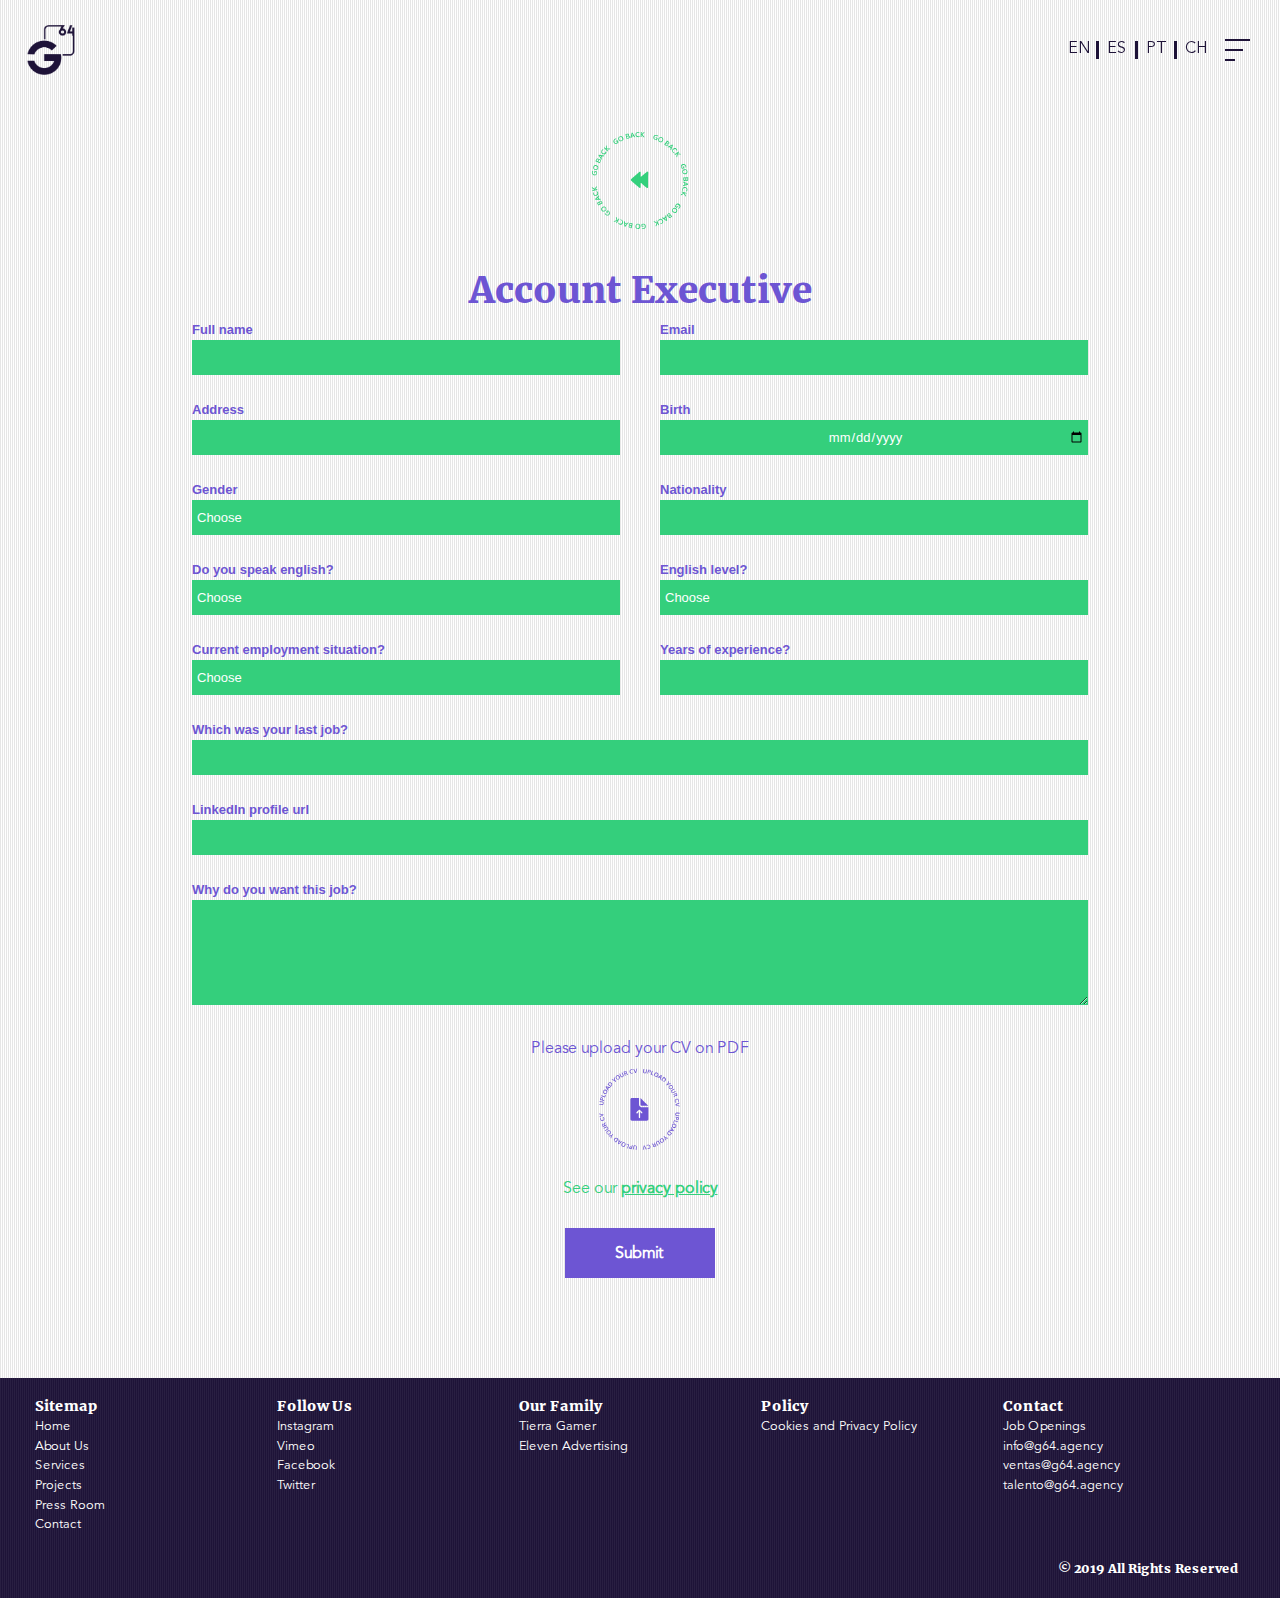
<file: form.html>
<!--
Theme: G64 Agency
Version: 2
Author: OET Capital
Date: 07-01
-->
<!DOCTYPE html>
<html lang="en">
  <head>
    <meta charset="UTF-8">
    <meta http-equiv="X-UA-Compatible" content="IE=edge">
    <meta http-equiv="Content-Type" content="text/html; charset=UTF-8">
    <meta http-equiv="Content-Language" content="en,es">
    <meta http-equiv="cache-control" content="no-cache">
    <meta http-equiv="pragma" content="no-cache">
    <meta name="google" content="notranslate">
    <meta name="viewport" content="user-scalable=yes, width=device-width, initial-scale=1.0000, minimum-scale=1.0000, maximum-scale=5.0000">
    <title>Form | G64 Agency | LATAM</title>
    <style>
      #loading{
        position: fixed;
        width: 100vw;
        height: 100vh;
        top: 0;
        left:0;
        background: #1e1338;
        z-index: 5000;
        -webkit-box-pack: center;
        -webkit-justify-content: center;
        -ms-flex-pack: center;
        justify-content: center;
      }
      #loading>img{ margin-top: calc(50vh - 48px); }
    </style>
    <meta name="description" content="Full advertising services for the entertainment industry">
    <meta name="keywords" content="digitalmarketing, LATAM, digitalmarketing, digitalmarketingexpert, g64, gaming, gamer, gamersmx, games, videogames, bethesda, activision, squareenix, videogames, public relations">
    <meta property="og:title" content="About Us | G64 Agency | LATAM">
    <meta property="og:url" content="https://g64.agency/en/about.html">
    <meta property="og:site_name" content="Form | G64 Agency | LATAM">
    <meta property="og:type" content="website">
    <meta property="og:description" content="Full advertising services for the entertainment industry">
    <meta property="og:image" content="img/og/fb.jpg">
    <meta property="og:image:width" content="1200">
    <meta property="og:image:height" content="650">
    <meta name="twitter:card" content="summary_large_image">
    <meta name="twitter:site" content="https://g64.agency/en/about.html">
    <meta name="twitter:title" content="Form | G64 Agency | LATAM">
    <meta name="twitter:description" content="Full advertising services for the entertainment industry">
    <meta name="twitter:image" content="img/og/tw.jpg">
    <meta name="twitter:image:width" content="750">
    <meta name="twitter:image:height" content="392">
    <link rel="apple-touch-icon" sizes="180x180" href="img/fav/apple-touch-icon.png">
    <link rel="icon" type="image/png" sizes="32x32" href="img/fav/favicon-32x32.png">
    <link rel="icon" type="image/png" sizes="16x16" href="img/fav/favicon-16x16.png">
    <link rel="manifest" href="img/fav/site.webmanifest">
    <link rel="mask-icon" href="img/fav/safari-pinned-tab.svg" color="#000000">
    <meta name="msapplication-TileColor" content="#000000">
    <meta name="theme-color" content="#000000">
    <link rel="shortcut icon" href="img/fav/favicon.ico" type="image/x-icon">
    <link rel="stylesheet" href="css/resetForm-min.css">
    <link rel="stylesheet" href="css/master-min.css">
    <link rel="stylesheet" href="css/sections-min.css">
  </head>
  <body>
    <div id="requiredFields" class="displayNone trans5">
      <p>Lo sentimos esta campo es requerido</p>
    </div>
    <nav class="displayFlex">
      <a id="logoNav" class="whiteLogo" href="index.html" onmouseover="hoverAnimate()"></a>
      <div class="displayFlex">
        <div id="languageMenu" class="displayFlex">
          <a href="#" class="trans3 whiteColor"><span>EN</span> <span class="trans5"></span></a>
          <span class="trans3 whiteBack"></span>
          <a href="#" class="trans3 whiteColor"><span>ES</span> <span class="trans5"></span></a>
          <span class="trans3 whiteBack"></span>
          <a href="#" class="trans3 whiteColor"><span>PT</span> <span class="trans5"></span></a>
          <span class="trans3 whiteBack"></span>
          <a href="#" class="trans3 whiteColor"><span>CH</span> <span class="trans5"></span></a>
        </div>
        <a role="button" id="menuBtt" class="displayFlex" onclick="menu('open', this)">
          <span class="trans5 whiteBack"></span>
          <span class="trans5 whiteBack"></span>
          <span class="trans5 whiteBack"></span>
        </a>
      </div>
    </nav>
    <div id="menu">
      <div class="displayFlex">
        <!-- MENU -->
        <ul id="menuIndex">
          <li class="displayFlex menuLinkOff">
            <p>01</p>
            <a href="index.html"><h3>Home</h3></a>
          </li>
          <li class="displayFlex menuLinkOff">
            <p>02</p>
            <a href="about.html"><h3>About</h3></a>
          </li>
          <li class="displayFlex menuLinkOff">
            <p>03</p>
            <a href="projects.html"><h3>Projects</h3></a>
          </li>
          <li class="displayFlex menuLinkOff">
            <p>04</p>
            <a href="services.html"><h3>Services</h3></a>
          </li>
          <li class="displayFlex menuLinkOff">
            <p>05</p>
            <a onclick="pressRoomOnMenu('openPress')"><h3>Press Room</h3></a>
          </li>
          <li class="displayFlex menuLinkOff">
            <p>06</p>
            <a href="openings.html"><h3>Job Openings</h3></a>
          </li>
          <li class="displayFlex menuLinkOff">
            <p>07</p>
            <a href="index.html#contactHome"><h3>Contact</h3></a>
          </li>
        </ul>
        <!-- Contact Menu -->
        <div id="menuContactInfo" class="menuLinkOff">
            <h4>Contact Us</h4>
            <a href="https://www.instagram.com/g64.agency/" target="_blank"> <img src="img/ic/instagram-out.svg" onmouseover="overIcon('over', 'instagram-', this)" onmouseout="overIcon('out', 'instagram-', this)" width="30" height="30"> </a>
            <a href="https://vimeo.com/user85719236" target="_blank"><img src="img/ic/vimeo-out.svg" onmouseover="overIcon('over', 'vimeo-', this)" onmouseout="overIcon('out', 'vimeo-', this)" width="30" height="30"></a>
            <a href="https://www.facebook.com/pages/G64/1489576167830724" target="_blank"><img src="img/ic/facebook-out.svg" onmouseover="overIcon('over', 'facebook-', this)" onmouseout="overIcon('out', 'facebook-', this)" width="30" height="30"></a>
            <a href="https://twitter.com/g64agency" target="_blank"><img src="img/ic/twitter-out.svg" onmouseover="overIcon('over', 'twitter-', this)" onmouseout="overIcon('out', 'twitter-', this)" width="30" height="30"></a>
            <a href="mailto:info@g64.agency" ><b>info@g64.agency</b></a>
            <a href="assets/aviso-privacidad.pdf" target="_blank"><span>Cookies and Privacy Policy</span></a>
        </div>
      </div>
    </div>
    <div id="formPop">
      <span class="blackTexture texture"></span>
      <div>
        <div id="navForm" class="displayFlex"></div>
        <div id="gobackToJob">
          <a href="openings.html">
            <div id="txGoBack"></div>
            <div id="icGoBack" class="trans5"></div>
          </a>
        </div>
        <h3>Account Executive</h3>
        <div id="formPopWrap">
          <!-- ROW 1 -->
          <div class="rowPopForm displayFlex">
            <div>
              <label for=""><b>Full name</b></label>
              <input type="text">
            </div>
            <div>
              <label for=""><b>Email</b></label>
              <input type="text">
            </div>
          </div>
          <!-- ROW 2 -->
          <div class="rowPopForm displayFlex">
            <div>
              <label for=""><b>Address</b></label>
              <input type="text">
            </div>
            <div>
              <label for=""><b>Birth</b></label>
              <input type="date">
            </div>
          </div>
          <!-- ROW 3 -->
          <div class="rowPopForm displayFlex">
            <div>
              <label for=""><b>Gender</b></label>
              <select class="" name="">
                <option value="">Choose</option>
                <option value="">Famale</option>
                <option value="">Male</option>
              </select>
            </div>
            <div>
              <label for=""><b>Nationality</b></label>
              <input type="text">
            </div>
          </div>
          <!-- ROW 3.5 -->
          <div class="rowPopForm displayFlex">
            <div>
              <label for=""><b>Do you speak english?</b></label>
              <select class="" name="">
                <option value="">Choose</option>
                <option value="">Yes</option>
                <option value="">No</option>
              </select>
            </div>
            <div>
              <label for=""><b>English level?</b></label>
              <select class="" name="">
                <option value="">Choose</option>
                <option value="">Elementary</option>
                <option value="">Intermediate</option>
                <option value="">Avanced</option>
              </select>
            </div>
          </div>
          <!-- ROW 3.8 -->
          <div class="rowPopForm displayFlex">
            <div>
              <label for=""><b>Current employment situation?</b></label>
              <select class="" name="">
                <option value="">Choose</option>
                <option value="">Employed</option>
                <option value="">Unemployed</option>
              </select>
            </div>
            <div>
              <label for=""><b>Years of experience?</b></label>
              <input type="text">
            </div>
          </div>
          <!-- ROW 7 -->
          <div class="rowPopForm1">
            <div class="displayFlex">
              <label for=""><b>Which was your last job?</b></label>
              <input type="text">
            </div>
          </div>
          <!-- ROW 4 -->
          <div class="rowPopForm1">
            <div class="displayFlex">
              <label for=""><b>LinkedIn profile url</b></label>
              <input type="text">
            </div>
          </div>
          <!-- ROW 5 -->
          <div class="rowPopForm1">
            <div class="displayFlex">
              <label for=""><b>Why do you want this job?</b></label>
              <textarea name="name"></textarea>
            </div>
          </div>
          <div id="sendCVOnForm" class="displayFlex">
            <p>Please upload your CV on PDF</p>
            <label for="fileCVPop">
              <div id="textCvPop"></div>
              <div id="icCvPop" class="trans5"></div>
            </label>
            <input id="fileCVPop" type="file">
          </div>
          <p id="policyPop">See our <a href="assets/aviso-provacidad.pdf">privacy policy</a></p>
          <a role="button" id="submitFormJob" onclick="messageSubmitJob('open', 0)"> <b>Submit</b> </a>
        </div>
      </div>
    </div>
    <div id="popAnswer" class="displayNone">
      <div>
        <p id="answerMsgJob" >Sorry there was a problem and your message could not be sent</p>
        <a role="button" class="trans5" onclick="messageSubmitJob('close', 1)">Close</a>
      </div>
    </div>
    <footer>
<span class="whiteTexture texture"></span>
<div class="marginWidth">
<ul class="contactMobile">
  <li><a href="mailto:info@g64.agency">info@g64.agency</a></li>
  <li><a href="mailto:ventas@g64.agency">ventas@g64.agency</a></li>
  <li><a href="mailto:talento@g64.agency">talento@g64.agency</a></li>
</ul>
<div class="infoColums">
  <!-- 1 Columna Sitemap -->
  <ul>
    <h4>Sitemap</h4>
    <li>
      <a href="index.html">Home</a>
    </li>
    <li>
      <a href="about.html">About Us</a>
    </li>
    <li>
      <a href="services.html">Services</a>
    </li>
    <li>
      <a href="projects.html">Projects</a>
    </li>
    <li>
      <a href="about.html#pressRoomAbout">Press Room</a>
    </li>
    <li>
      <a href="index.html#contactHome">Contact</a>
    </li>
  </ul>

  <!-- 2 Columna Follow Us -->
  <ul>
    <h4>Follow Us</h4>
    <li>
      <a href="https://www.instagram.com/g64.agency/" target="_blank">Instagram</a>
    </li>
    <li>
      <a href="https://vimeo.com/user85719236" target="_blank">Vimeo</a>
    </li>
    <li>
      <a href="https://www.facebook.com/pages/G64/1489576167830724" target="_blank">Facebook</a>
    </li>
    <li>
      <a href="https://twitter.com/g64agency" target="_blank">Twitter</a>
    </li>
  </ul>

  <!-- 3 Columna Our Family -->
  <ul>
    <h4>Our Family</h4>
    <li>
      <a href="https://www.tierragamer.com/" target="_blank">Tierra Gamer</a>
    </li>
    <li>
      <a href="http://el3v3n.com/" target="_blank">Eleven Advertising</a>
    </li>
  </ul>

  <!-- 4 Columna Policy -->
  <ul>
    <h4>Policy</h4>
    <li>
      <a href="assets/aviso-privacidad.pdf" target="_blank">Cookies and Privacy Policy</a>
    </li>
  </ul>

  <!-- 5 Columna Policy -->
  <ul>
    <h4>Contact</h4>
    <li>
      <a href="openings.html">Job Openings</a>
    </li>
    <li>
      <a href="mailto:info@g64.agency">info@g64.agency</a>
    </li>
    <li>
      <a href="mailto:ventas@g64.agency">ventas@g64.agency</a>
    </li>
    <li>
      <a href="mailto:talento@g64.agency">talento@g64.agency</a>
    </li>
  </ul>
</div>
<p>
  © 2019 All Rights Reserved
</p>
</div>
</footer>
    <script src="js/bowser.min.js" charset="utf-8"></script>
    <script src="js/main-min.js" charset="utf-8"></script>
    <script type="text/javascript">
      loadSeq();
      window.onload = function(){
        changeColorMenu("purple");
        isMenuPurple = true;
        var langMenu = _("#languageMenu");
        if(checkMobile){
            langMenu.style.display = "none";
        }
      }

      function showRequired(c){
        var wr = _("#requiredFields");
        if(c === "open"){
          wr.setAttribute("class", "displayFlex trans5");
          setTimeout(function(){
            wr.style.opacity = "1";
          },800);
        } else {
          wr.style.opacity = "0";
          setTimeout(function(){
            wr.setAttribute("class", "displayNone trans5");
          },800);
        }
      }

      function messageSubmitJob(c, e){
        var wr = _("#popAnswer"),
            tx = _("#answerMsgJob");
        message(e);
        if(c === "open"){
          wr.setAttribute("class", "displayFlex");
        } else {
          wr.setAttribute("class", "displayNone");
        }
        function message(m){
          if(m === 0){
            tx.innerHTML = "Your message has been sent successfully, thanks for contacting us.";
          } else {
            tx.innerHTML = "Sorry there was a problem and your message could not be sent.";
          }
        }
      }
    </script>
  </body>
</html>
</file>
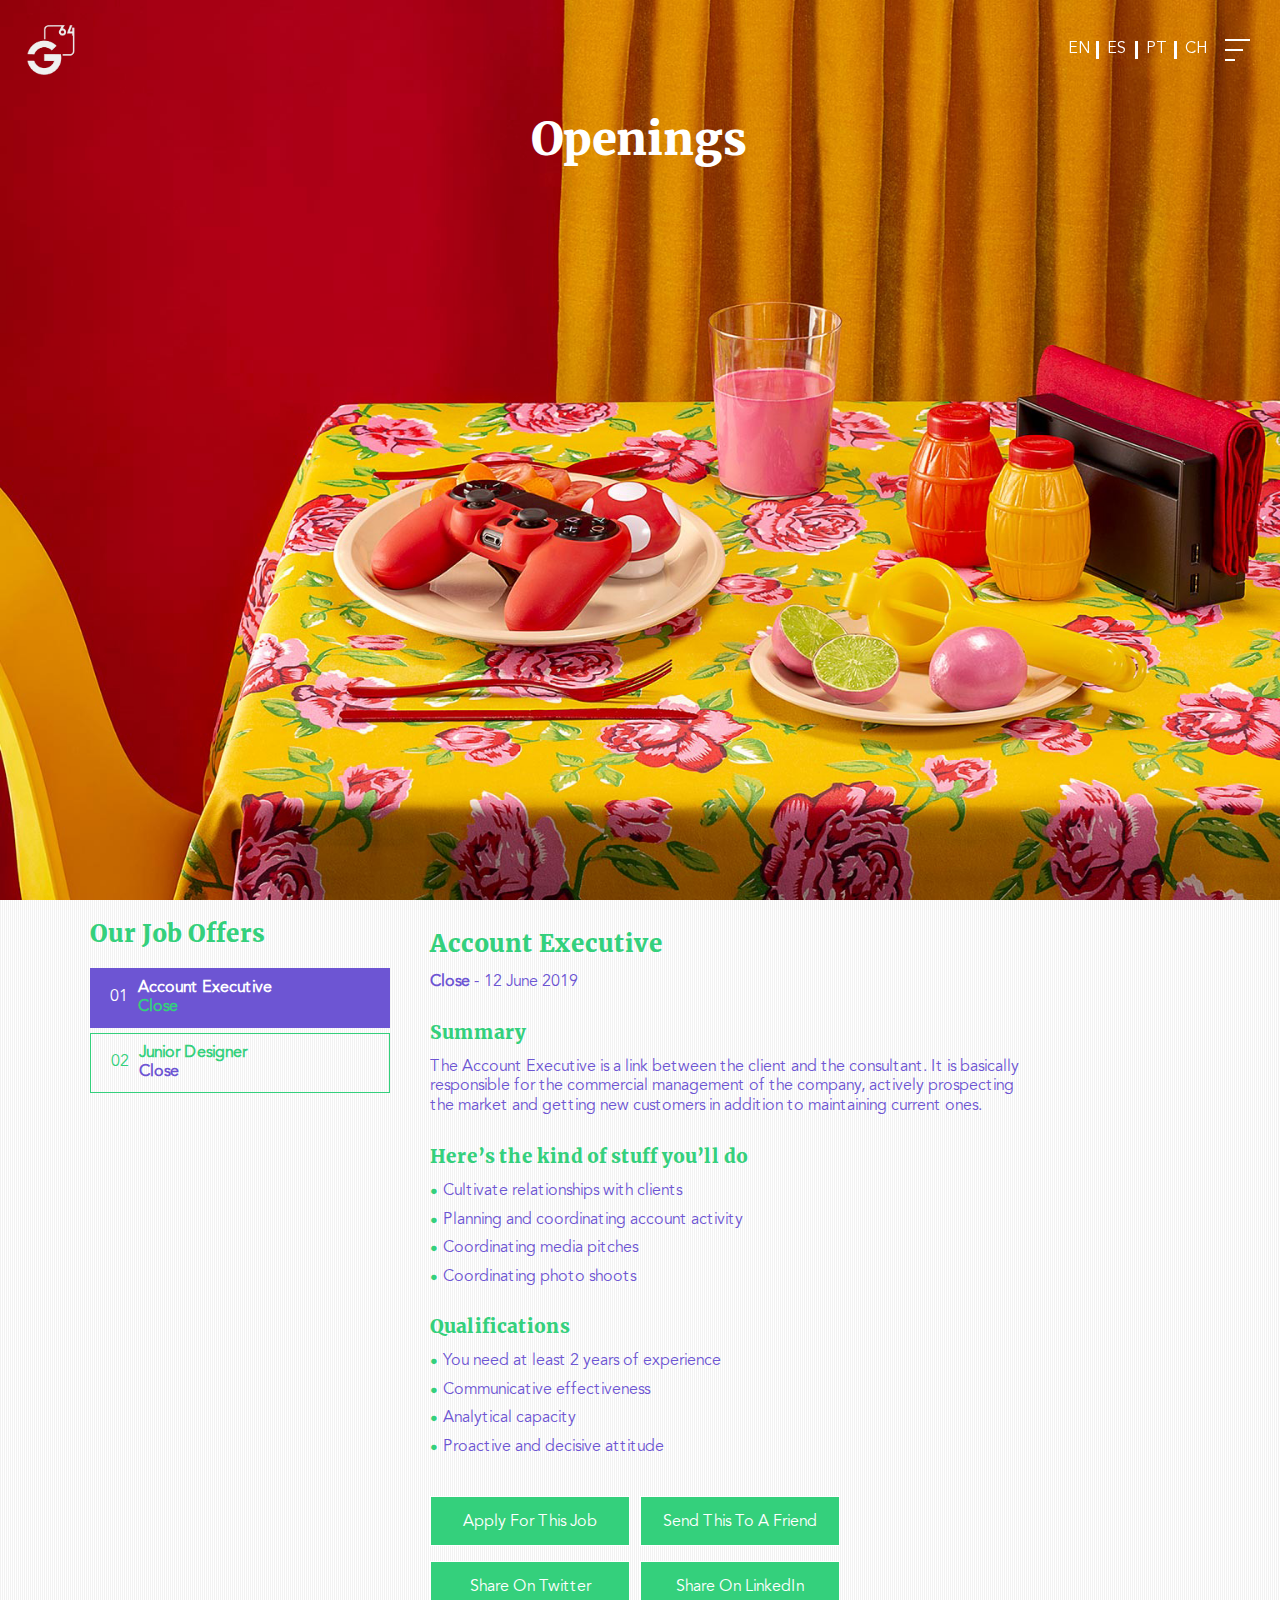
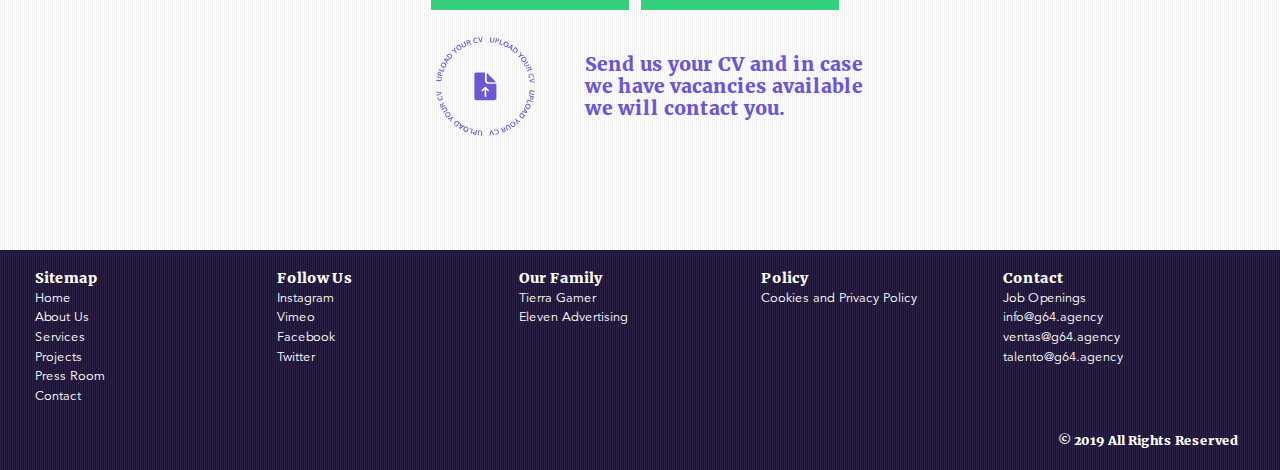
<file: openings.html>
<!--
Theme: G64 Agency
Version: 2
Author: OET Capital
Date: 07-01
-->
<!DOCTYPE html>
<html lang="en">
  <head>
    <meta charset="UTF-8">
    <meta http-equiv="X-UA-Compatible" content="IE=edge">
    <meta http-equiv="Content-Type" content="text/html; charset=UTF-8">
    <meta http-equiv="Content-Language" content="en,es">
    <meta http-equiv="cache-control" content="no-cache">
    <meta http-equiv="pragma" content="no-cache">
    <meta name="google" content="notranslate">
    <meta name="viewport" content="user-scalable=yes, width=device-width, initial-scale=1.0000, minimum-scale=1.0000, maximum-scale=5.0000">
    <title>Openings | G64 Agency | LATAM</title>
    <style>
      #loading{
        position: fixed;
        width: 100vw;
        height: 100vh;
        top: 0;
        left:0;
        background: #1e1338;
        z-index: 5000;
        -webkit-box-pack: center;
        -webkit-justify-content: center;
        -ms-flex-pack: center;
        justify-content: center;
      }
      #loading>img{ margin-top: calc(50vh - 48px); }
    </style>
    <meta name="description" content="Full advertising services for the entertainment industry">
    <meta name="keywords" content="digitalmarketing, LATAM, digitalmarketing, digitalmarketingexpert, g64, gaming, gamer, gamersmx, games, videogames, bethesda, activision, squareenix, videogames, public relations">
    <meta property="og:title" content="About Us | G64 Agency | LATAM">
    <meta property="og:url" content="https://g64.agency/en/about.html">
    <meta property="og:site_name" content="About Us | G64 Agency | LATAM">
    <meta property="og:type" content="website">
    <meta property="og:description" content="Full advertising services for the entertainment industry">
    <meta property="og:image" content="img/og/fb.jpg">
    <meta property="og:image:width" content="1200">
    <meta property="og:image:height" content="650">
    <meta name="twitter:card" content="summary_large_image">
    <meta name="twitter:site" content="https://g64.agency/en/about.html">
    <meta name="twitter:title" content="About Us | G64 Agency | LATAM">
    <meta name="twitter:description" content="Full advertising services for the entertainment industry">
    <meta name="twitter:image" content="img/og/tw.jpg">
    <meta name="twitter:image:width" content="750">
    <meta name="twitter:image:height" content="392">
    <link rel="apple-touch-icon" sizes="180x180" href="img/fav/apple-touch-icon.png">
    <link rel="icon" type="image/png" sizes="32x32" href="img/fav/favicon-32x32.png">
    <link rel="icon" type="image/png" sizes="16x16" href="img/fav/favicon-16x16.png">
    <link rel="manifest" href="img/fav/site.webmanifest">
    <link rel="mask-icon" href="img/fav/safari-pinned-tab.svg" color="#000000">
    <meta name="msapplication-TileColor" content="#000000">
    <meta name="theme-color" content="#000000">
    <link rel="shortcut icon" href="img/fav/favicon.ico" type="image/x-icon">
    <link rel="stylesheet" href="css/resetForm-min.css">
    <link rel="stylesheet" href="css/master-min.css">
    <link rel="stylesheet" href="css/sections-min.css">
  </head>
  <body>
    <div id="loading" class="displayFlex trans5" style="display:none">
      <img src="img/logotipo-g64.gif" alt="Logotipo G64 animado" width="80" height="76">
    </div>
    <main>
      <nav class="displayFlex">
        <a id="logoNav" class="whiteLogo" href="index.html" onmouseover="hoverAnimate()"></a>
        <div class="displayFlex">
          <div id="languageMenu" class="displayFlex">
            <a href="#" class="trans3 whiteColor"><span>EN</span> <span class="trans5"></span></a>
            <span class="trans3 whiteBack"></span>
            <a href="#" class="trans3 whiteColor"><span>ES</span> <span class="trans5"></span></a>
            <span class="trans3 whiteBack"></span>
            <a href="#" class="trans3 whiteColor"><span>PT</span> <span class="trans5"></span></a>
            <span class="trans3 whiteBack"></span>
            <a href="#" class="trans3 whiteColor"><span>CH</span> <span class="trans5"></span></a>
          </div>
          <a role="button" id="menuBtt" class="displayFlex" onclick="menu('open', this)">
            <span class="trans5 whiteBack"></span>
            <span class="trans5 whiteBack"></span>
            <span class="trans5 whiteBack"></span>
          </a>
        </div>
      </nav>
      <div id="menu">
        <div class="displayFlex">
          <!-- MENU -->
          <ul id="menuIndex">
            <li class="displayFlex menuLinkOff">
              <p>01</p>
              <a href="index.html"><h3>Home</h3></a>
            </li>
            <li class="displayFlex menuLinkOff">
              <p>02</p>
              <a href="about.html"><h3>About</h3></a>
            </li>
            <li class="displayFlex menuLinkOff">
              <p>03</p>
              <a href="projects.html"><h3>Projects</h3></a>
            </li>
            <li class="displayFlex menuLinkOff">
              <p>04</p>
              <a href="services.html"><h3>Services</h3></a>
            </li>
            <li class="displayFlex menuLinkOff">
              <p>05</p>
              <a onclick="pressRoomOnMenu('openPress')"><h3>Press Room</h3></a>
            </li>
            <li class="displayFlex menuLinkOff">
              <p>06</p>
              <a href="openings.html"><h3>Job Openings</h3></a>
            </li>
            <li class="displayFlex menuLinkOff">
              <p>07</p>
              <a href="index.html#contactHome"><h3>Contact</h3></a>
            </li>
          </ul>
          <!-- Contact Menu -->
          <div id="menuContactInfo" class="menuLinkOff">
              <h4>Contact Us</h4>
              <a href="https://www.instagram.com/g64.agency/" target="_blank"> <img src="img/ic/instagram-out.svg" onmouseover="overIcon('over', 'instagram-', this)" onmouseout="overIcon('out', 'instagram-', this)" width="30" height="30"> </a>
              <a href="https://vimeo.com/user85719236" target="_blank"><img src="img/ic/vimeo-out.svg" onmouseover="overIcon('over', 'vimeo-', this)" onmouseout="overIcon('out', 'vimeo-', this)" width="30" height="30"></a>
              <a href="https://www.facebook.com/pages/G64/1489576167830724" target="_blank"><img src="img/ic/facebook-out.svg" onmouseover="overIcon('over', 'facebook-', this)" onmouseout="overIcon('out', 'facebook-', this)" width="30" height="30"></a>
              <a href="https://twitter.com/g64agency" target="_blank"><img src="img/ic/twitter-out.svg" onmouseover="overIcon('over', 'twitter-', this)" onmouseout="overIcon('out', 'twitter-', this)" width="30" height="30"></a>
              <a href="mailto:info@g64.agency" ><b>info@g64.agency</b></a>
              <a href="assets/aviso-privacidad.pdf" target="_blank"><span>Cookies and Privacy Policy</span></a>
          </div>
        </div>
      </div>
      <section id="openingsCover" class="backImg">
        <h1 id="h1Openings" class="highlight">Openings</h1>
        <span class="whiteTexture texture"></span>
    	</section>
      <section id="openingsContent">
        <span class="blackTexture texture"></span>
        <div class="overTexture displayFlex">
          <aside>
            <h2>Our Job Offers</h2>
            <ul>
              <li class="listJobSelected displayFlex trans5">
                <span class="listNumIndex displayFlex">01</span>
                <span class="listContentIndex displayFlex">
                  <p class="jobTitle"><b>Account Executive</b></p>
                  <p class="listStateIndex stateSelected"><b>Close</b></p>
                </span>
              </li>
              <li class="listJobNoneSelected displayFlex trans5">
                <span class="listNumIndex displayFlex">02</span>
                <span class="listContentIndex displayFlex">
                  <p class="jobTitle"><b>Junior Designer</b></p>
                  <p class="listStateIndex stateUnselected"><b>Close</b></p>
                </span>
              </li>
            </ul>
          </aside>
          <select id="searchOnMobile" onchange="menuMobileJobs(this)">
            <option value="0">Our Job Offers</option>
            <option value="1">Account Executive</option>
            <option value="2">Junior Designer</option>
          </select>
          <div class="wrContentOpenings">
            <article data-opening="1">
              <h2 id="titleJob">Account Executive</h2>
              <p id="stateJob">
                <b>Close</b>
                -
                <span>12 June 2019</span>
              </p>
              <h3>Summary</h3>
              <p id="summaryJob">
                The Account Executive is a link between the client
                and the consultant. It is basically responsible for
                the commercial management of the company, actively
                prospecting the market and getting new customers in
                addition to maintaining current ones.
              </p>
              <h3>Here’s the kind of stuff you’ll do</h3>
              <ul>
                <li>Cultivate relationships with clients</li>
                <li>Planning and coordinating account activity</li>
                <li>Coordinating media pitches</li>
                <li>Coordinating photo shoots</li>
              </ul>
              <h3>Qualifications</h3>
              <ul>
                <li>You need at least 2 years of experience </li>
                <li>Communicative effectiveness</li>
                <li>Analytical capacity</li>
                <li>Proactive and decisive attitude</li>
              </ul>
              <div class="wrBtnApplication displayFlex">
                <a href="form.html" class="trans5">Apply For This Job</a>
                <a role="button" class="trans5" onclick="enterEmailPop('open')">Send This To A Friend</a>
              </div>
              <div class="wrBtnApplication displayFlex">
                <a role="button" class="trans5">Share On Twitter</a>
                <a role="button" class="trans5">Share On LinkedIn</a>
              </div>
            </article>
            <div id="sendCvWr" class="displayFlex">
                <label id="cvIcon" for="fileCVNormal">
                  <div id="upCvTx"></div>
                  <div id="upCvIc" class="trans5"></div>
                </label>
                <input id="fileCVNormal" type="file" name="uploadCVNormal">
                <h5>
                  Send us your CV and in case we have vacancies available we will contact you.
                </h5>
            </div>
          </div>
        </div>
      </section>
    </main>
    <div id="sendToAFriend" class="displayNone trans5">
      <div class="displayFlex">
        <a role="button" id="closeEnterEmail" class="trans5" onclick="enterEmailPop('close')">
          <img src="img/ic/close.svg" width="15" height="15">
        </a>
        <p>Enter the email address</p>
        <input type="text">
        <a id="submitEnterEmail" role="button" class="trans5">Submit</a>
      </div>
    </div>
    <footer>
<span class="whiteTexture texture"></span>
<div class="marginWidth">
<ul class="contactMobile">
  <li><a href="mailto:info@g64.agency">info@g64.agency</a></li>
  <li><a href="mailto:ventas@g64.agency">ventas@g64.agency</a></li>
  <li><a href="mailto:talento@g64.agency">talento@g64.agency</a></li>
</ul>
<div class="infoColums">
  <!-- 1 Columna Sitemap -->
  <ul>
    <h4>Sitemap</h4>
    <li>
      <a href="index.html">Home</a>
    </li>
    <li>
      <a href="about.html">About Us</a>
    </li>
    <li>
      <a href="services.html">Services</a>
    </li>
    <li>
      <a href="projects.html">Projects</a>
    </li>
    <li>
      <a href="about.html#pressRoomAbout">Press Room</a>
    </li>
    <li>
      <a href="index.html#contactHome">Contact</a>
    </li>
  </ul>

  <!-- 2 Columna Follow Us -->
  <ul>
    <h4>Follow Us</h4>
    <li>
      <a href="https://www.instagram.com/g64.agency/" target="_blank">Instagram</a>
    </li>
    <li>
      <a href="https://vimeo.com/user85719236" target="_blank">Vimeo</a>
    </li>
    <li>
      <a href="https://www.facebook.com/pages/G64/1489576167830724" target="_blank">Facebook</a>
    </li>
    <li>
      <a href="https://twitter.com/g64agency" target="_blank">Twitter</a>
    </li>
  </ul>

  <!-- 3 Columna Our Family -->
  <ul>
    <h4>Our Family</h4>
    <li>
      <a href="https://www.tierragamer.com/" target="_blank">Tierra Gamer</a>
    </li>
    <li>
      <a href="http://el3v3n.com/" target="_blank">Eleven Advertising</a>
    </li>
  </ul>

  <!-- 4 Columna Policy -->
  <ul>
    <h4>Policy</h4>
    <li>
      <a href="assets/aviso-privacidad.pdf" target="_blank">Cookies and Privacy Policy</a>
    </li>
  </ul>

  <!-- 5 Columna Policy -->
  <ul>
    <h4>Contact</h4>
    <li>
      <a href="openings.html">Job Openings</a>
    </li>
    <li>
      <a href="mailto:info@g64.agency">info@g64.agency</a>
    </li>
    <li>
      <a href="mailto:ventas@g64.agency">ventas@g64.agency</a>
    </li>
    <li>
      <a href="mailto:talento@g64.agency">talento@g64.agency</a>
    </li>
  </ul>
</div>
<p>
  © 2019 All Rights Reserved
</p>
</div>
</footer>
    <script src="js/bowser.min.js" charset="utf-8"></script>
    <script src="js/ScrollMagic.min.js" charset="utf-8"></script>
    <script src="js/debug.addIndicators.js" charset="utf-8"></script>
    <script src="js/typeit.min.js" charset="utf-8"></script>
    <script src="js/main-min.js" charset="utf-8"></script>
    <script src="js/ani.js"></script>
    <script>
      setDeskJob("#searchOnMobile");
      loadSeq();

      window.onload = function(){
        triggerOpenings();
        var langMenu = _("#languageMenu");
        if(checkMobile){
            langMenu.style.display = "none";
        }
      }
      function openForm(c){
        console.log(c)
      }
      function setDeskJob(el){
        var el = _(el),
            tx = el.children[0].text.length,
            margin = (tx*10)/2;
        el.style.textIndent = "calc(50% - "+margin+"px)";
      }
      function menuMobileJobs(t){
        var select = t,
            i = select.selectedIndex,
            options = select.options,
            text = (options[i].text.length),
            margin = (text*10)/2;
            select.style.textIndent = "calc(50% - "+margin+"px)";
      }
    </script>
  </body>
</html>
</file>
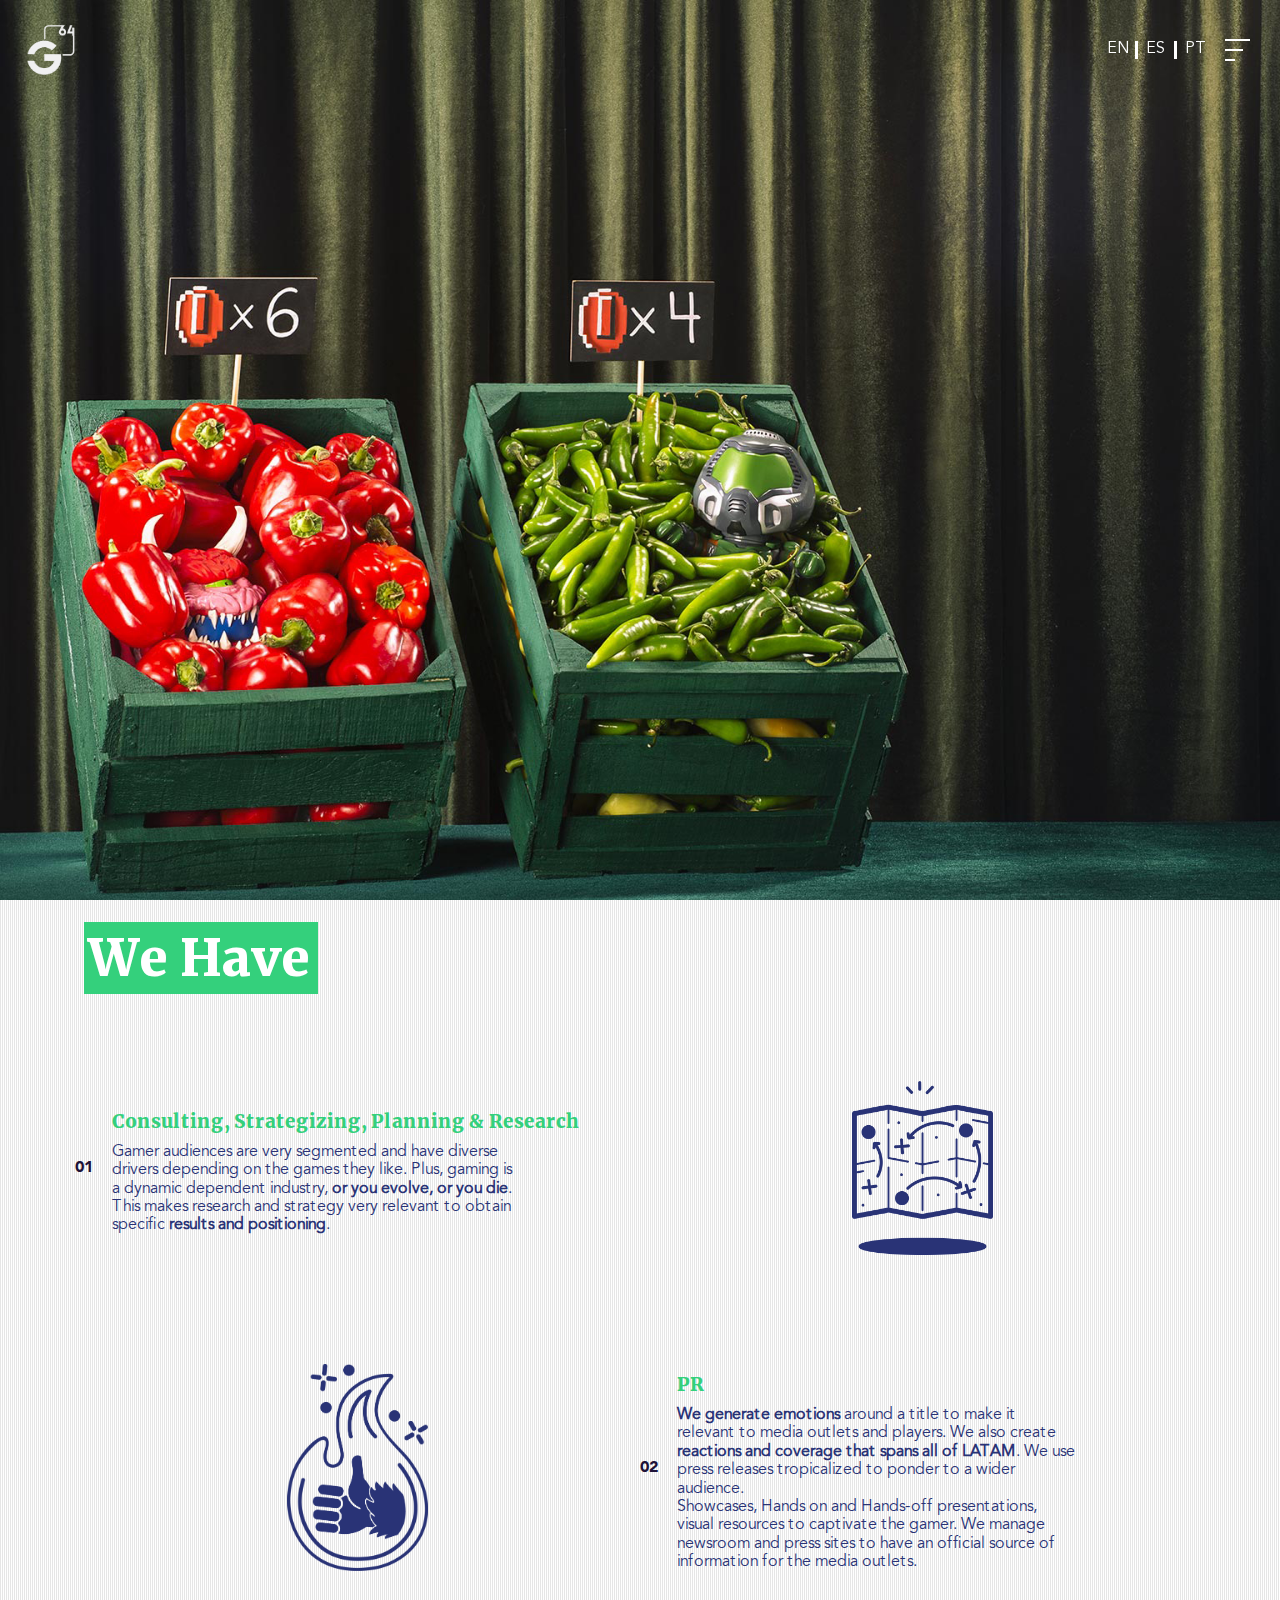
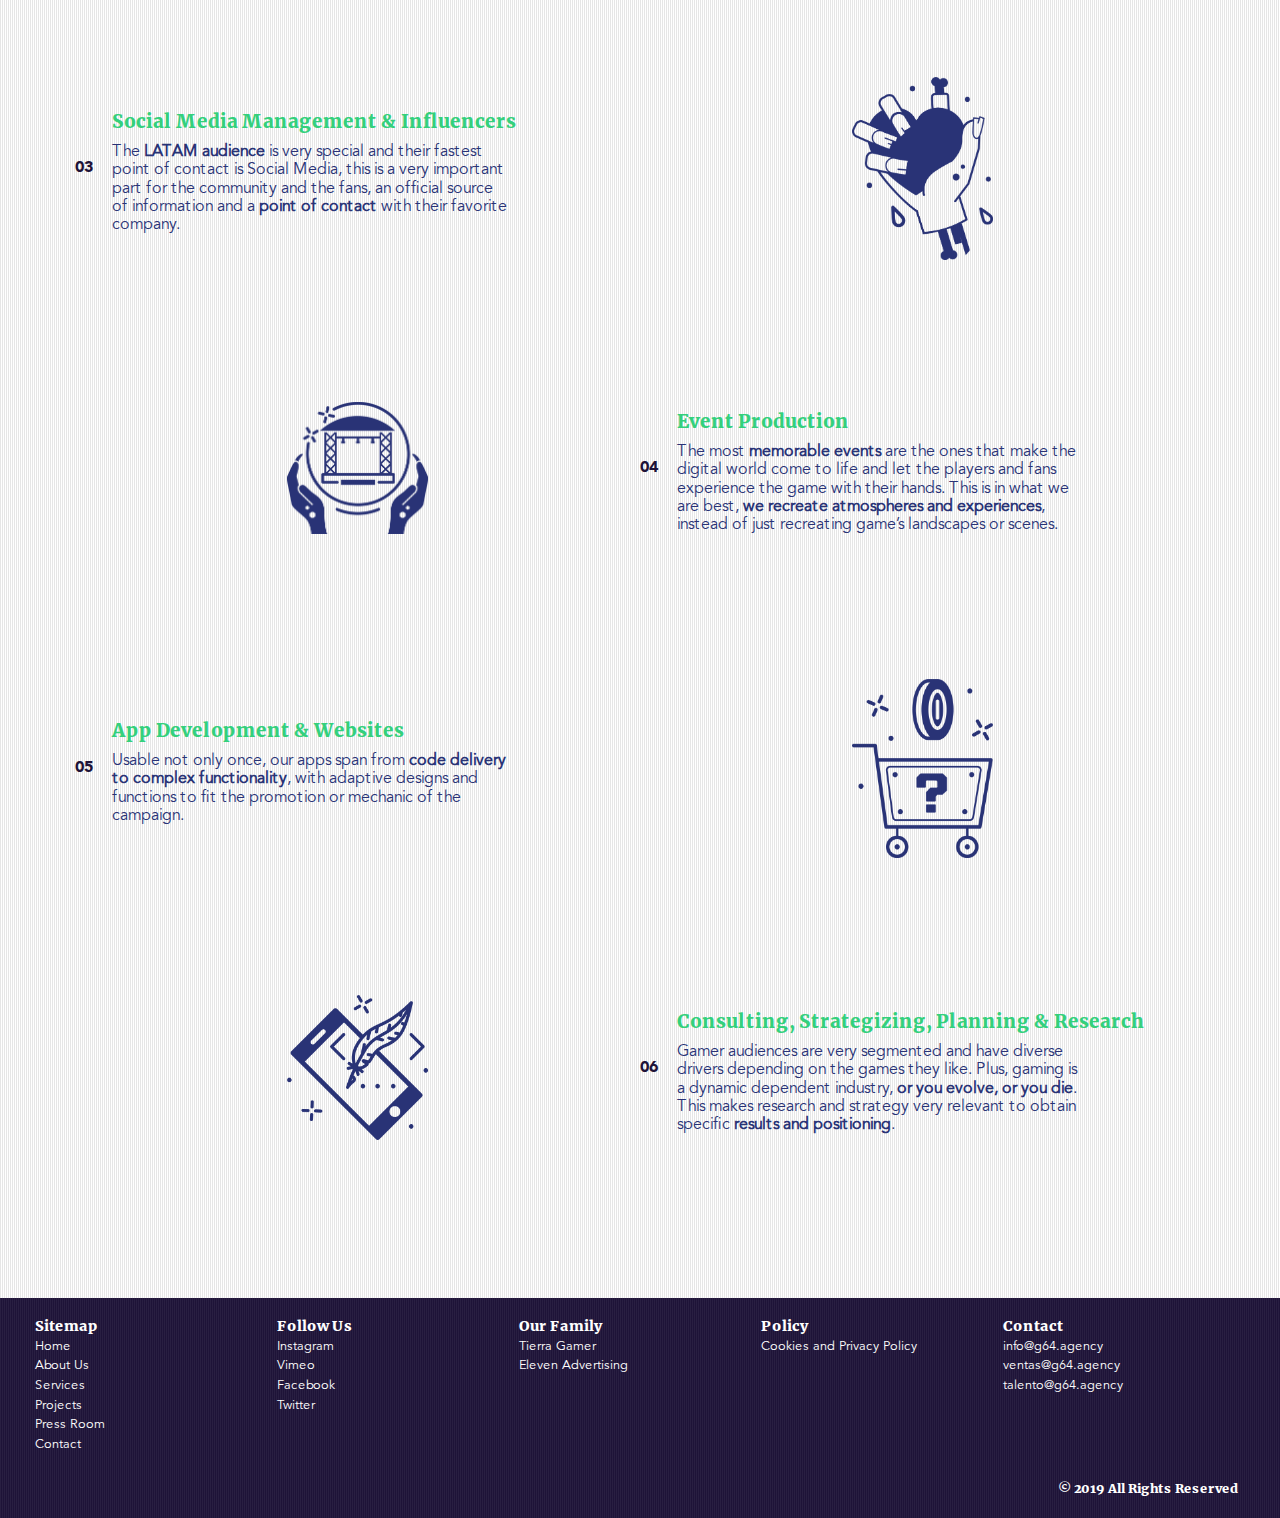
<file: services.html>
<!--
Theme: G64 Agency
Version: 2
Author: OET Capital
Date: 05-19
-->
<!DOCTYPE html>
<html lang="en">
  <head>
    <meta charset="UTF-8">
    <meta http-equiv="X-UA-Compatible" content="IE=edge">
    <meta http-equiv="Content-Type" content="text/html; charset=UTF-8">
    <meta http-equiv="Content-Language" content="en,es">
    <meta http-equiv="cache-control" content="no-cache">
    <meta http-equiv="pragma" content="no-cache">
    <meta name="google" content="notranslate">
    <meta name="viewport" content="user-scalable=yes, width=device-width, initial-scale=1.0000, minimum-scale=1.0000, maximum-scale=5.0000">
    <title>Services| G64 Agency | LATAM</title>
    <style>
      #loading{
        position: fixed;
        width: 100vw;
        height: 100vh;
        top: 0;
        left:0;
        background: #1e1338;
        z-index: 5000;
        -webkit-box-pack: center;
        -webkit-justify-content: center;
        -ms-flex-pack: center;
        justify-content: center;
      }
      #loading>img{ margin-top: calc(50vh - 48px); }
    </style>
    <meta name="description" content="Full advertising services for the entertainment industry">
    <meta name="keywords" content="digitalmarketing, LATAM, digitalmarketing, digitalmarketingexpert, g64, gaming, gamer, gamersmx, games, videogames, bethesda, activision, squareenix, videogames, public relations">
    <meta property="og:title" content="Services | G64 Agency | LATAM">
    <meta property="og:url" content="https://g64.agency/en/about.html">
    <meta property="og:site_name" content="Projects | G64 Agency | LATAM">
    <meta property="og:type" content="website">
    <meta property="og:description" content="Full advertising services for the entertainment industry">
    <meta property="og:image" content="img/og/fb.jpg">
    <meta property="og:image:width" content="1200">
    <meta property="og:image:height" content="650">
    <meta name="twitter:card" content="summary_large_image">
    <meta name="twitter:site" content="https://g64.agency/en/about.html">
    <meta name="twitter:title" content="Services | G64 Agency | LATAM">
    <meta name="twitter:description" content="Full advertising services for the entertainment industry">
    <meta name="twitter:image" content="img/og/tw.jpg">
    <meta name="twitter:image:width" content="750">
    <meta name="twitter:image:height" content="392">
    <link rel="apple-touch-icon" sizes="180x180" href="img/fav/apple-touch-icon.png">
    <link rel="icon" type="image/png" sizes="32x32" href="img/fav/favicon-32x32.png">
    <link rel="icon" type="image/png" sizes="16x16" href="img/fav/favicon-16x16.png">
    <link rel="manifest" href="img/fav/site.webmanifest">
    <link rel="mask-icon" href="img/fav/safari-pinned-tab.svg" color="#000000">
    <meta name="msapplication-TileColor" content="#000000">
    <meta name="theme-color" content="#000000">
    <link rel="shortcut icon" href="img/fav/favicon.ico" type="image/x-icon">
    <link rel="stylesheet" href="css/master-min.css">
    <link rel="stylesheet" href="css/sections-min.css">
  </head>
  <body style="background:#FFF">
    <div id="loading" class="displayFlex trans5" style="display:none">
      <img src="img/logotipo-g64.gif" alt="Logotipo G64 animado" width="80" height="76">
    </div>
    <main>
      <nav class="displayFlex">
        <a id="logoNav" class="whiteLogo" href="#" onmouseover="hoverAnimate()"></a>
        <div class="displayFlex">
          <div id="languageMenu" class="displayFlex">
            <a href="#" class="trans3 whiteColor"><span>EN</span> <span class="trans5"></span></a>
            <span class="trans3 whiteBack"></span>
            <a href="#" class="trans3 whiteColor"><span>ES</span> <span class="trans5"></span></a>
            <span class="trans3 whiteBack"></span>
            <a href="#" class="trans3 whiteColor"><span>PT</span> <span class="trans5"></span></a>
          </div>
          <a role="button" id="menuBtt" class="displayFlex" onclick="menu('open', this)">
            <span class="trans5 whiteBack"></span>
            <span class="trans5 whiteBack"></span>
            <span class="trans5 whiteBack"></span>
          </a>
        </div>
      </nav>
      <div id="menu">
        <div class="displayFlex">
          <!-- MENU -->
          <ul id="menuIndex">
            <li class="displayFlex menuLinkOff">
              <p>01</p>
              <a href="index.html"><h3>Home</h3></a>
            </li>
            <li class="displayFlex menuLinkOff">
              <p>02</p>
              <a href="about.html"><h3>About</h3></a>
            </li>
            <li class="displayFlex menuLinkOff">
              <p>03</p>
              <a href="projects.html"><h3>Projects</h3></a>
            </li>
            <li class="displayFlex menuLinkOff">
              <p>04</p>
              <a href="services.html"><h3>Sevices</h3></a>
            </li>
            <li class="displayFlex menuLinkOff">
              <p>05</p>
              <a role="button" onclick="pressRoom('close')"><h3>Press Room</h3></a>
            </li>
            <li class="displayFlex menuLinkOff">
              <p>06</p>
              <a href="index.html#contactHome"><h3>Contact</h3></a>
            </li>
          </ul>
          <!-- Contact Menu -->
          <div id="menuContactInfo" class="menuLinkOff">
              <h4>Contact Us</h4>
              <a href="https://www.instagram.com/g64.agency/" target="_blank"><b>Instagram</b></a>
              <a href="https://vimeo.com/user85719236" target="_blank"><b>Vimeo</b></a>
              <a href="https://www.facebook.com/pages/G64/1489576167830724" target="_blank"><b>Facebook</b></a>
              <a href="https://twitter.com/g64agency" target="_blank"><b>Twitter</b></a>
              <a href="mailto:info@g64.agency" ><b>info@g64.agency</b></a>
              <a href="#" target="_blank"><span>Cookies and Privacy Policy</span></a>
          </div>
        </div>
      </div>
      <section id="servicesCover" class="backImg">
        <span class="whiteTexture texture"></span>
    	</section>
      <section id="servicesInfo" class="">
        <span class="blackTexture texture"></span>
        <div class="marginAbout">
          <h2><span class="highlight highGreenWhite">We Have</span></h2>
          <ul class="displayFlex">
            <!-- 1 Servicio Row -->
            <li class="serviceLi displayFlex">
              <div class="info displayFlex">
                <p><b>01</b></p>
                <div class="displayFlex">
                  <h3>Consulting, Strategizing, Planning & Research</h3>
                  <p>
                    Gamer audiences are very segmented and have diverse drivers depending on the games they like. Plus, gaming is a dynamic dependent industry, <b>or you evolve, or you die</b>.
                    <br>
                    This makes research and strategy very relevant to obtain specific <b>results and positioning</b>.
                  </p>
                </div>
              </div>
              <div class="imgic" style="background-image:url('img/services/1-consulting.png')"></div>
            </li>

            <!-- 2 Servicio Inverse -->
            <li class="serviceLiRetro displayFlex">
              <div class="info displayFlex">
                <p><b>02</b></p>
                <div class="displayFlex">
                  <h3>PR</h3>
                  <p>
                    <b>We generate emotions</b> around a title to make it relevant to media outlets and players. We also create <b>reactions and coverage that spans all of LATAM</b>. We use press
                    releases tropicalized to ponder to a wider audience.
                    <br>
                    Showcases, Hands on and Hands-off presentations, visual resources to captivate the gamer. We manage newsroom and press sites to have an official source of information for the media outlets.
                  </p>
                </div>
              </div>

              <div class="imgic" style="background-image:url('img/services/2-pr.png')"></div>
            </li>

            <!-- 3 Servicio Row -->
            <li class="serviceLi displayFlex">
              <div class="info displayFlex">
                <p><b>03</b></p>
                <div class="displayFlex">
                  <h3>Social Media Management & Influencers</h3>
                  <p>
                    The <b>LATAM audience</b> is very special and their fastest point of contact is Social Media, this is a very
                    important part for the community and the fans, an official source of information and a <b>point of contact</b>
                    with their favorite company.
                  </p>
                </div>
              </div>
              <div class="imgic" style="background-image:url('img/services/3-influencers.png')"></div>
            </li>

            <!-- 4 Servicio Inverse -->
            <li class="serviceLiRetro displayFlex">
              <div class="info displayFlex">
                <p><b>04</b></p>
                <div class="displayFlex">
                  <h3>Event Production</h3>
                  <p>
                    The most <b>memorable events</b> are the ones that make the digital world come to life and let the players and fans experience the game with their hands. This is in what we are best,
                    <b>we recreate atmospheres and experiences</b>, instead of just recreating game’s landscapes or scenes.
                  </p>
                </div>
              </div>
              <div class="imgic" style="background-image:url('img/services/4-event.png')"></div>
            </li>

            <!-- 5 Servicio Row -->
            <li class="serviceLi displayFlex">
              <div class="info displayFlex">
                <p><b>05</b></p>
                <div class="displayFlex">
                  <h3>App Development & Websites</h3>
                  <p>
                    Usable not only once, our apps span from <b>code delivery to complex functionality</b>, with adaptive designs and functions to fit the promotion or mechanic of the campaign.
                  </p>
                </div>
              </div>
              <div class="imgic" style="background-image:url('img/services/5-media.png')"></div>
            </li>

            <!-- 6 Servicio Row -->
            <li class="serviceLiRetro displayFlex">
              <div class="info displayFlex">
                <p><b>06</b></p>
                <div class="displayFlex">
                  <h3>Consulting, Strategizing, Planning & Research</h3>
                  <p>
                    Gamer audiences are very segmented and have diverse drivers depending on the games they like. Plus, gaming is a dynamic dependent industry, <b>or you evolve, or you die</b>.
                    <br>
                    This makes research and strategy very relevant to obtain specific <b>results and positioning</b>.
                  </p>
                </div>
              </div>
              <div class="imgic" style="background-image:url('img/services/6-mobile.png')"></div>
            </li>

          </ul>
        </div>
    	</section>
      <footer>
<span class="whiteTexture texture"></span>
<div class="marginWidth">
  <ul class="contactMobile">
    <li><a href="mailto:info@g64.agency">info@g64.agency</a></li>
    <li><a href="mailto:ventas@g64.agency">ventas@g64.agency</a></li>
    <li><a href="mailto:talento@g64.agency">talento@g64.agency</a></li>
  </ul>
  <div class="infoColums">
    <!-- 1 Columna Sitemap -->
    <ul>
      <h4>Sitemap</h4>
      <li>
        <a href="index.html">Home</a>
      </li>
      <li>
        <a href="about.html">About Us</a>
      </li>
      <li>
        <a href="services.html">Services</a>
      </li>
      <li>
        <a href="projects.html">Projects</a>
      </li>
      <li>
        <a href="pressroom.html">Press Room</a>
      </li>
      <li>
        <a href="index.html#contactHome">Contact</a>
      </li>
    </ul>

    <!-- 2 Columna Follow Us -->
    <ul>
      <h4>Follow Us</h4>
      <li>
        <a href="https://www.instagram.com/g64.agency/" target="_blank">Instagram</a>
      </li>
      <li>
        <a href="https://vimeo.com/user85719236" target="_blank">Vimeo</a>
      </li>
      <li>
        <a href="https://www.facebook.com/pages/G64/1489576167830724" target="_blank">Facebook</a>
      </li>
      <li>
        <a href="https://twitter.com/g64agency" target="_blank">Twitter</a>
      </li>
    </ul>

    <!-- 3 Columna Our Family -->
    <ul>
      <h4>Our Family</h4>
      <li>
        <a href="https://www.tierragamer.com/" target="_blank">Tierra Gamer</a>
      </li>
      <li>
        <a href="#" target="_blank">Eleven Advertising</a>
      </li>
    </ul>

    <!-- 4 Columna Policy -->
    <ul>
      <h4>Policy</h4>
      <li>
        <a href="#" target="_blank">Cookies and Privacy Policy</a>
      </li>
    </ul>

    <!-- 5 Columna Policy -->
    <ul>
      <h4>Contact</h4>
      <li>
        <a href="mailto:info@g64.agency">info@g64.agency</a>
      </li>
      <li>
        <a href="mailto:ventas@g64.agency">ventas@g64.agency</a>
      </li>
      <li>
        <a href="mailto:talento@g64.agency">talento@g64.agency</a>
      </li>
    </ul>
  </div>
  <p>
    © 2019 All Rights Reserved
  </p>
</div>
</footer>
    </main>
    <script src="js/bowser.min.js" charset="utf-8"></script>
    <script src="js/ScrollMagic.min.js" charset="utf-8"></script>
    <script src="js/debug.addIndicators.js" charset="utf-8"></script>
    <script src="js/main-min.js" charset="utf-8"></script>
    <script>
      loadSeq();
        window.onload = function(){
          var langMenu = _("#languageMenu");
          if(checkMobile){
              langMenu.style.display = "none";
          }
        }
    </script>
  </body>
</html>
</file>
<file: css/master-min.css>
html { line-height: 1.15; -ms-text-size-adjust: 100%; -webkit-text-size-adjust: 100%; }
dl dl, dl ol, dl ul, ol dl, ol ol, ol ul, ul dl, ul ol, ul ul { margin-block-start: 0; margin-block-end: 0; }
hr { box-sizing: content-box; height: 0; overflow: visible; }
main { display: block; }
a { background-color: transparent; }
b, strong {font-weight: bolder; }
video { display: inline-block; }
img { border-style: none; }
svg:not(:root) { overflow: hidden; }
button, input, select { margin: 0; }
button { overflow: visible; text-transform: none; }
button, [type="button"], [type="reset"], [type="submit"] { -webkit-appearance: button; }
[hidden] { display: none; }
h1 { font-size: 2em; margin: 0.67em 0; }
article, aside, details, figcaption, figure, footer, header, hgroup, menu, nav, section { display: block; }
ol, ul { list-style: none; }
blockquote, q { quotes: none; }
blockquote:before, blockquote:after, q:before, q:after { content: ''; content: none; }
table { border-collapse: collapse; border-spacing: 0; }
* {margin: 0; padding: 0; box-sizing: border-box; }
* a {cursor: pointer; text-decoration: none; color:#fff }
* i {font-style: italic; }
* p { font-size: 1rem;}
@font-face {
    font-family: 'Avenir Black';
    src: url('fonts/avenir-black.eot');
    src: url('fonts/avenir-black.eot?#iefix') format('embedded-opentype'),
        url('fonts/avenir-black.woff2') format('woff2'),
        url('fonts/avenir-black.woff') format('woff'),
        url('fonts/avenir-black.ttf') format('truetype');
    font-weight: 900;
    font-style: normal;
}
@font-face {
    font-family: 'Avenir Book';
    src: url('fonts/avenir-book.eot');
    src: url('fonts/avenir-book.eot?#iefix') format('embedded-opentype'),
        url('fonts/avenir-book.woff2') format('woff2'),
        url('fonts/avenir-book.woff') format('woff'),
        url('fonts/avenir-book.ttf') format('truetype');
    font-weight: normal;
    font-style: normal;
}
@font-face {
    font-family: 'Merriweather';
    src: url('fonts/merriweather.eot');
    src: url('fonts/merriweather.eot?#iefix') format('embedded-opentype'),
        url('fonts/merriweather.woff2') format('woff2'),
        url('fonts/merriweather.woff') format('woff'),
        url('fonts/merriweather.ttf') format('truetype');
    font-weight: 900;
    font-style: normal;
}
.displayFlex {
    display: -webkit-box;
    display: -ms-flexbox;
    display: -webkit-flex;
    display: flex;
}
.displayNone { display: none }
.opacityZero{ opacity: 0 }
.rot360{
  -webkit-transform: rotate(360deg);
  -moz-transform: rotate(360deg);
  -ms-transform: rotate(360deg);
  -o-transform: rotate(360deg);
  transform: rotate(360deg);
}
.rot45{
  -webkit-transform: rotate(35deg);
  -moz-transform: rotate(35deg);
  -ms-transform: rotate(35deg);
  -o-transform: rotate(35deg);
  transform: rotate(35deg);
}
.rot0{
  -webkit-transform: rotate(0deg);
  -moz-transform: rotate(0deg);
  -ms-transform: rotate(0deg);
  -o-transform: rotate(0deg);
  transform: rotate(0deg);
}
.trans3 {
    -webkit-transition: all 0.3s ease;
    -moz-transition: all 0.3s ease;
    -ms-transition: all 0.3s ease;
    -o-transition: all 0.3s ease;
    transition: all 0.3s ease
}
.trans5{
    -webkit-transition: all 0.5s ease;
    -moz-transition: all 0.5s ease;
    -ms-transition: all 0.5s ease;
    -o-transition: all 0.5s ease;
    transition: all 0.5s ease
}
.scaleUp{
  -webkit-transform: scale(1.5);
  -moz-transform: scale(1.5);
  -ms-transform: scale(1.5);
  -o-transform: scale(1.5);
  transform: scale(1.5);
}
.scaleDown{
  -webkit-transform: scale(1);
  -moz-transform: scale(1);
  -ms-transform: scale(1);
  -o-transform: scale(1);
  transform: scale(1);
}
.backImgCover{
    background-repeat: no-repeat;
    background-size: cover;
    background-position: center;
}
.cw45{
  -webkit-transform: rotate(45deg);
  -moz-transform: rotate(45deg);
  -ms-transform: rotate(45deg);
  -o-transform: rotate(45deg);
  transform: rotate(45deg)
}
.purpleBlueBack{ background: #1e1338 }
.purpleBlueColor{ color: #1e1338 }
.whiteBack{ background: #FFF }
.whiteColor{ color: #FFF }
.highlight{
  display: inline;
  padding: 0.25rem;
  position: relative;
  left: 0.25em;
  padding-left: 0;
}
.highPurpleBlue{
  background: #293376;
  color: #fff;
  box-shadow: 0.25rem 0 0 #293376, -0.25rem 0 0 #293376;
}
.highWhitePurpleDark{
  background: #FFF;
  color: #1e1338;
  box-shadow: 0.25rem 0 0 #FFF, -0.25rem 0 0 #FFF;
}
.highWhitePurpleBlue{
  background: #FFF;
  color: #293376;
  box-shadow: 0.25rem 0 0 #FFF, -0.25rem 0 0 #FFF;
}
.highPurpleDarkWhite{
  background: rgba(30, 19, 56, 0.9);
  color: #fff;
  box-shadow: 1rem 0 0 rgba(30, 19, 56, 0.9), -1rem 0 0 rgba(30, 19, 56, 0.9);
}
.highPurplePastelWhite{
  background: #6d55d3;
  color: #FFF;
  box-shadow: 0.25rem 0 0 #6d55d3, -0.25rem 0 0 #6d55d3;
}
.highBlueSky{
  background: #007799;
  color: #FFF;
  box-shadow: 0.25rem 0 0 #007799, -0.25rem 0 0 #007799;
}
.highGreenWhite{
  background: #34d07c;
  color: #FFF;
  box-shadow: 0.25rem 0 0 #34d07c, -0.25rem 0 0 #34d07c;
}
:root { font-size: 16px; }
body{
  font-family: 'Avenir Book', sans-serif;
  position: absolute;
  top: 0;
  left: 0;
  width: 100vw;
  min-width: 250px;
  font-size: 16px;
  color: #fff;
  overflow-x: hidden;
  -webkit-font-smoothing: antialiased;
  -moz-osx-font-smoothing: grayscale;
}
body>main{
  position: relative;
  width: 100vw;
  min-width: 250px;
  overflow-x: hidden;
}
body>main>div{ overflow-x: hidden; }
section{
  position: relative;
  width: 100vw;
  min-width: 250px;
  overflow-x: hidden;
  height: 100vh;
}
.texture{
  position: absolute;
  top: 0;
  left: 0;
  width: 100vw;
  min-width: 250px;
  height: 100%;
}
.blackTexture{ background-image:url('../img/black-texture.png'); }
.whiteTexture{ background-image:url('../img/white-texture.png'); }
/* Close Press */
#closePress{
  position: fixed;
  display: block;
  width: 30px;
  height: 30px;
  top: 75px;
  right:30px;
  z-index: 210;
  cursor: pointer;
  display: none;
  opacity: 0;
}
#closePress>span{
  position: absolute;
  display: block;
  width: 100%;
  height: 4px;
  background: #1e1338;
  top: 50%;
}
#closePress>span:first-child{
  -webkit-transform: rotate(45deg);
  -moz-transform: rotate(45deg);
  -ms-transform: rotate(45deg);
  -o-transform: rotate(45deg);
  transform: rotate(45deg);
}
#closePress>span:nth-child(2){
  -webkit-transform: rotate(-45deg);
  -moz-transform: rotate(-45deg);
  -ms-transform: rotate(-45deg);
  -o-transform: rotate(-45deg);
  transform: rotate(-45deg);
}
/* Menu */
nav{
  font-size: 16px;
  position: fixed;
  width: calc(100vw - 50px);
  height: 50px;
  left: 25px;
  top: 25px;
  z-index: 300;
  -webkit-box-align: center;
  -webkit-align-items: center;
  -ms-flex-align: center;
  align-items: center;
  -webkit-box-pack: space-between;
  -webkit-justify-content: space-between;
  -ms-flex-pack: space-between;
  justify-content: space-between;
}
nav>a{
  position: relative;
  display: block;
  height: 50px;
  width: 50px;
}
nav>a>div{
  position: absolute;
  width: 100%;
  height: 100%;
  background-position: center;
  background-repeat: no-repeat;
  background-size: cover;
}
.purpleLogo{
  -webkit-filter: grayscale(0) brightness(100%);
  -moz-filter: grayscale(0) brightness(100%);
  -ms-filter: grayscale(0) brightness(100%);
  -o-filter: grayscale(0) brightness(100%);
  filter: grayscale(0) brightness(100%);
}
.whiteLogo{
  -webkit-filter: grayscale(100%) brightness(1000%);
  -moz-filter: grayscale(100%) brightness(1000%);
  -ms-filter: grayscale(100%) brightness(1000%);
  -o-filter: grayscale(100%) brightness(1000%);
  filter: grayscale(100%) brightness(1000%);
}
nav>div{
  -webkit-box-align: center;
  -webkit-align-items: center;
  -ms-flex-align: center;
  align-items: center;
}
#languageMenu{
  height: 50px;
  -webkit-box-align: center;
  -webkit-align-items: center;
  -ms-flex-align: center;
  align-items: center;
}
#languageMenu>a{
  display: block;
  width: 20px;
}
#languageMenu>span{
  display: block;
  width: 3px;
  height: 18px;
  margin: 0 8px;
}
#languageMenu>a>span:nth-child(2){
  display: block;
  width: 0px;
  height: 1px;
  background: #fff;
}
nav>div>#menuBtt{
  width: 30px;
  height: 30px;
  margin: 0 0 0 20px;
  -webkit-box-orient: vertical;
  -webkit-box-direction: normal;
  -webkit-flex-direction: column;
  -ms-flex-direction: column;
  flex-direction: column;
  -webkit-box-pack: space-around;
  -webkit-justify-content: space-around;
  -ms-flex-pack: space-around;
  justify-content: space-around;
}
nav>div>#menuBtt>span{
  display: block;
  width: 30px;
  height: 2.5px;
  -webkit-transform-origin: 50% 50%;
  -moz-transform-origin: 50% 50%;
  -ms-transform-origin: 50% 50%;
  -o-transform-origin: 50% 50%;
  transform-origin: 50% 50%;
}
/* menu audio */
#menuAudio{
  position: fixed;
  bottom: 25px;
  left: 25px;
  width: 50px;
  height: 30px;
  z-index: 300;
}
#menuAudio>.bars{
  overflow: hidden;
  height: 30px;
  width: 40px;
  position: relative;
  cursor: pointer;
}
#menuAudio>.bars>.bar{
  height: 2px;
  width: 2px;
  display: inline-block;
  background: #34d07c;
  bottom: 0;
  position: absolute;
  -webkit-animation-duration: 500ms;
  -webkit-animation-play-state: running;
  -webkit-animation-direction: alternate;
  -webkit-animation-timing-function: linear;
  -webkit-animation-iteration-count: infinite;
}
.bar.noAnim {
  -webkit-animation: none !important;
  -webkit-animation-name: none !important;
}
.bar#bar-1 {
  left: 0;
  -webkit-animation-name: danceHeight1;
  -webkit-animation-delay: 0ms;
}
.bar#bar-2 {
  left: 6px;
  -webkit-animation-name: danceHeight2;
  -webkit-animation-delay: 300ms;
}
.bar#bar-3 {
  left: 12px;
  -webkit-animation-name: danceHeight3;
  -webkit-animation-delay: 600ms;
}
.bar#bar-4 {
  left: 18px;
  -webkit-animation-name: danceHeight4;
  -webkit-animation-delay: 900ms;
}
.bar#bar-5 {
  left: 24px;
  -webkit-animation-name: danceHeight5;
  -webkit-animation-delay: 1200ms;
}
.bar#bar-6 {
  left: 30px;
  -webkit-animation-name: danceHeight6;
  -webkit-animation-delay: 1500ms;
}
.menuLine1{
  width: 30px !important;
  -webkit-transform:matrix(0.71,0.71,-0.71,0.71,0,10);
  -moz-transform:matrix(0.71,0.71,-0.71,0.71,0,10);
  -ms-transform:matrix(0.71,0.71,-0.71,0.71,0,10);
  -o-transform:matrix(0.71,0.71,-0.71,0.71,0,10);
  transform:matrix(0.71,0.71,-0.71,0.71,0,10);
}
.menuLine2{
  width: 30px !important;
  -webkit-transform:matrix(0.71,-0.71,0.71,0.71,0,-10);
  -moz-transform:matrix(0.71,-0.71,0.71,0.71,0,-10);
  -ms-transform:matrix(0.71,-0.71,0.71,0.71,0,-10);
  -o-transform:matrix(0.71,-0.71,0.71,0.71,0,-10);
  transform:matrix(0.71,-0.71,0.71,0.71,0,-10);
}
.menuLineReset{
  -webkit-transform: none;
  -moz-transform: none;
  -ms-transform: none;
  -o-transform: none;
  transform: none;
}
#menu{
  position: fixed;
  top:0;
  left: 0;
  width: 100vw;
  min-width: 250px;
  height: 100vh;
  z-index: 250;
  background: #1e1338;
  opacity: 0;
  display: none;
  -webkit-transition: all 0.3s ease-out;
  -moz-transition: all 0.3s ease-out;
  -ms-transition: all 0.3s ease-out;
  -o-transition: all 0.3s ease-out;
  transition: all 0.3s ease-out;
}
#menu>div{
  -webkit-box-orient: vertical;
  -webkit-box-direction: normal;
  -webkit-flex-direction: column;
  -ms-flex-direction: column;
  flex-direction: column;
  position: absolute;
  top: 95px;
  left: calc(6.25% + 25px);
  width: calc(87.5% - 50px);
  height: calc(100vh - 75px);
}
#menu>div>#menuIndex{
  width: 100%;
  height: 100%;
}
#menu>div>#menuIndex>li{
  -webkit-box-orient: vertical;
  -moz-box-direction: normal;
  -ms-flex-direction: column;
  -o-flex-direction: column;
  flex-direction: column;
  -webkit-transition: all 0.3s ease-out;
  -moz-transition: all 0.3s ease-out;
  -ms-transition: all 0.3s ease-out;
  -o-transition: all 0.3s ease-out;
  transition: all 0.3s ease-out;
}
#menu>div>#menuIndex>li>p{
  font-family: 'Avenir Black', sans-serif;
  font-size: 1.8vh;
  margin: 0;
  color: #34d07c;
}
#menu>div>#menuIndex>li>a>h3{
  font-family: 'Merriweather', serif;
  font-size: 5vh;
  margin: 0 0 15px 0;
  -webkit-transition: all 0.3s ease-out;
  -moz-transition: all 0.3s ease-out;
  -ms-transition: all 0.3s ease-out;
  -o-transition: all 0.3s ease-out;
  transition: all 0.3s ease-out;
}
#menu>div>#menuContactInfo{
  display: none;
  -webkit-transition: all 0.3s ease-out;
  -moz-transition: all 0.3s ease-out;
  -ms-transition: all 0.3s ease-out;
  -o-transition: all 0.3s ease-out;
  transition: all 0.3s ease-out;
}
#menu>div>#menuContactInfo>h4{
  font-family: 'Merriweather', serif;
  font-size: 4.2vh;
  margin: 0 0 10px 0;
}
#menu>div>#menuContactInfo>a{
  margin: 0 0 10px 0;
  -webkit-transition: all 0.3s ease-out;
  -moz-transition: all 0.3s ease-out;
  -ms-transition: all 0.3s ease-out;
  -o-transition: all 0.3s ease-out;
  transition: all 0.3s ease-out;
}
.menuLinkOff{
  opacity: 0 !important;
  -webkit-transform: translateY(15px);
  -moz-transform: translateY(15px);
  -ms-transform: translateY(15px);
  -o-transform: translateY(15px);
  transform: translateY(15px);
}
.menuLinkOn{
  opacity: 1 !important;
  -webkit-transform: none;
  -moz-transform: none;
  -ms-transform: none;
  -o-transform: none;
  transform: none;
}
#menu>div>#menuContactInfo>a:last-child{ margin: 0; }
#menu>div>#menuContactInfo>a>b{ font-family: 'Avenir Black', sans-serif; }
#menu>div>#menuContactInfo>a>span{ text-decoration: underline; }
nav>div>#menuBtt>span:first-child{ width: 25px; }
nav>div>#menuBtt>span:nth-child(2){ width: 18px; }
nav>div>#menuBtt>span:nth-child(3){ width: 10px; }
/* Home Cover */
#homeCover{
  overflow: hidden;
  background: #1e1338;
}
#homeCover>.texture{ opacity: 0.2;}
#homeCover>.topCover{
  position: relative;
  width: 100%;
  height: 100vh;
  overflow: hidden;
}
/* video */
#homeCover>.topCover>video{
  position: absolute;
  top: 0;
  left: 0;
  width: 100%;
  height: 100%;
  object-fit:cover;
  z-index: -3;
}
/* galeria mobile */
#homeCover>.topCover>#sliderMobileHome{
  position: absolute;
  top: 0;
  left: 0;
  width: 100vw;
  height: 100vh;
  background: #1e1338;
  overflow: hidden;
}
#homeCover>.topCover>#sliderMobileHome>.texture{
  z-index: 20;
  opacity: 0.09;
}
#homeCover>.topCover>#sliderMobileHome>li{
  position: absolute;
  top: 0;
  width: 100%;
  height: 100%;
  background-repeat: no-repeat;
  background-position: center;
  background-size: cover;
  -webkit-animation: zoomImg 50s infinite;
  -moz-animation: zoomImg 50s infinite;
  -ms-animation: zoomImg 50s infinite;
  -o-animation: zoomImg 50s infinite;
  animation: zoomImg 50s infinite;
}
/* Slider Home */
#homeCover>.topCover>#sliderHomeWrap{
  position: absolute;
  margin-top: 100px;
  width: 100%;
  min-width: 250px;
  height: 100%;
  z-index: 500;
}
#sliderHomeWrap>#sliderHome{
  position: absolute;
  left: 0;
  width: 600vw;
  height: 50vh;
  -webkit-box-align: center;
  -webkit-align-items: center;
  -ms-flex-align: center;
  align-items: center;
  -webkit-box-pack: center;
  -webkit-justify-content: center;
  -ms-flex-pack: center;
  justify-content: center;

}
#sliderHomeWrap>#sliderHome>li{
  width: 100vw;
  text-align: center;
}
/* estilo frases */
#sliderHomeWrap>#sliderHome>li>div{
  position: relative;
  margin: 0 auto;
  width: calc(90vw - 120px);
}
/* pregunta */
#sliderHomeWrap>#sliderHome>li>div>h4{
  -webkit-box-align: center;
  -webkit-align-items: center;
  -ms-flex-align: center;
  align-items: center;
  opacity: 0;
}
#sliderHomeWrap>#sliderHome>li>div>h4>b{
  color: #34d07c;
  text-transform: uppercase;
  font-family: 'Avenir Black', sans-serif;
}
#sliderHomeWrap>#sliderHome>li>div>h4>span{
  width: 0;
  height: 1px;
  background: #34d07c;
  margin:-3px 0 0 5px;
}
/* servicio */
#sliderHomeWrap>#sliderHome>li>div>h2{
  font-family: 'Merriweather', serif;
  font-size: 7vw;
  line-height: 1.5;
  text-align: center;
}
#sliderHomeWrap>#sliderHome>li>div>h2>.highlight{ left: 0; }
/* bullets */
#interfaceSliderHome{
  position: relative;
  width: 300px;
  height: 50px;
  margin: 0 auto;
  margin-top: 48vh;
}
#interfaceSliderHome>li{
  width: 16%;
  margin: 1px;
}
#interfaceSliderHome>li>a{
  cursor: pointer;
  display: block;
  width: 100%;
  height: 100%;
}
/* SVG */
.circleBullet{
  fill:none;
  stroke:#34d07c;
  stroke-width:1px;
  stroke-miterlimit:10;
  stroke-dasharray: 76.39474487304688;
  stroke-dashoffset: 76.39474487304688;
  -webkit-transition: all 0.5s ease-out;
  -moz-transition: all 0.5s ease-out;
  -ms-transition: all 0.5s ease-out;
  -o-transition: all 0.5s ease-out;
  transition: all 0.5s ease-out;
}
.circleBulletFull{
  fill:none;
  stroke:#34d07c;
  stroke-width:1px;
  stroke-miterlimit:10;
  -webkit-transition: all 0.5s ease-out;
  -moz-transition: all 0.5s ease-out;
  -ms-transition: all 0.5s ease-out;
  -o-transition: all 0.5s ease-out;
  transition: all 0.5s ease-out;
}
.pointBullet{
  fill:#34d07c;
  -webkit-transform-origin: 50%;
  -moz-transform-origin: 50%;
  -ms-transform-origin: 50%;
  -o-transform-origin: 50%;
  transform-origin: 50%;
  -webkit-transition: all 0.5s ease-out;
  -moz-transition: all 0.5s ease-out;
  -ms-transition: all 0.5s ease-out;
  -o-transition: all 0.5s ease-out;
  transition: all 0.5s ease-out;
}
.transBullet{
  -webkit-transition: all 5s ease-out;
  -moz-transition: all 5s ease-out;
  -ms-transition: all 5s ease-out;
  -o-transition: all 5s ease-out;
  transition: all 5s ease-out;
}
/* Clients and Services */
#servicesHome{
  background: #293376;
  height: auto;
  padding: 105px 0 50px 0;
}
#clientsHome{
  background: #1e1338;
  height: auto;
  padding: 105px 0 50px 0;
}
#clientsHome>.whiteTexture, #servicesHome>.whiteTexture{
  opacity: 0.05;
}
.sectionMargin{
  position: relative;
  left: 60px;
  width: calc(100% - 120px);
}
#clientsHome>div>h4, #servicesHome>div>h4{
  display: block;
  text-align: center;
  font-size: 4.3vh;
  font-family: 'Merriweather', serif;
}
#clientsHome>div>p, #servicesHome>div>p{
  width: 85%;
  margin: 5px auto;
  text-align: center;
  padding: 3px 5px;
  font-size: 2.5vh;
  line-height: 1.5;
  margin-bottom: 1rem;
}
  /* Grid Clients */
#clientsHome>div>.gridClients, #servicesHome>div>.gridServices{
  width: 80%;
  height: 100%;
  margin: 0 auto;
}
#clientsHome>div>.gridClients>.rowClients,
#servicesHome>div>.gridServices>.rowClients{
  width: 100%;
  height: auto;
  -webkit-box-orient: vertical;
  -webkit-box-direction: normal;
  -webkit-flex-direction: column;
  -ms-flex-direction: column;
  flex-direction: column;
}
#clientsHome>div>.gridClients>.rowClients>li,
#servicesHome>div>.gridServices>.rowClients>li{
  position: relative;
  width: 100%;
  height: 20vh;
}
#clientsHome>div>.gridClients>.rowClients>li>a,
#servicesHome>div>.gridServices>.rowClients>li>a{
  display: block;
  width: 80%;
  height: 100%;
  margin: 0 auto;
  background-repeat: no-repeat;
  background-position: center;
  background-size: contain;
}
#servicesHome>div>.gridServices>.rowClients>li{
  height: 22vh;
  margin-bottom: 15px;
}
#servicesHome>div>.gridServices>.rowClients>li>a{
  width: 100%;
  display: -webkit-box;
  display: -webkit-flex;
  display: flex;
  -webkit-box-align: center;
  -webkit-align-items: center;
  -ms-flex-align: center;
  align-items: center;
  -webkit-box-orient: vertical;
  -webkit-box-direction: normal;
  -webkit-flex-direction: column;
  -ms-flex-direction: column;
  flex-direction: column;
  -webkit-box-pack: center;
  -webkit-justify-content: center;
  -ms-flex-pack: center;
  justify-content: center;
}
#servicesHome>div>.gridServices>.rowClients>li>a>img{ height: 70%; }
#servicesHome>div>.gridServices>.rowClients>li>a>h5{
  color: #34d07c;
  text-align: center;
  padding: 10px 0;
  max-width: 180px;
}
/* Gaming Text */
#gamingTextHome{
  background: #fff;
  -webkit-box-pack: center;
  -webkit-justify-content: center;
  -ms-flex-pack: center;
  justify-content: center;
  -webkit-box-align: center;
  -webkit-align-items: center;
  -ms-flex-align: center;
  align-items: center;
}
#gamingTextHome>#gifGaming{
  position: absolute;
  width: 100%;
  height: 100%;
  -webkit-box-pack: center;
  -webkit-justify-content: center;
  -ms-flex-pack: center;
  justify-content: center;
  -webkit-box-align: center;
  -webkit-align-items: center;
  -ms-flex-align: center;
  align-items: center;
}
#gamingTextHome>#gifGaming>img{
  position: absolute;
}
#gamingTextHome>.blackTexture{
  opacity: 0.09;
  z-index: 3;
}
#gamingTextHome>.marginGaming{
  width: 80%;
  height: auto;
  z-index: 3;
}
#gamingTextHome>div>p{
  font-family: 'Merriweather', serif;
  font-size: 4vh;
  color: #344195;
  text-align: center;
}
#gamingTextHome>div>p>a{
  position: relative;
  color: #34d07c;
  cursor: pointer;
  box-sizing: border-box;
  display: inline-block;
  transition-delay: 0.3s;
}
#gamingTextHome>div>p>a>span{
  display: block;
  position: absolute;
  width: 0;
  height: 100%;
  background: #34d07c;
  z-index: -1;
}
#gamingText{
  opacity: 0;
  -webkit-transition: all 1.5s ease-out;
  -moz-transition: all 1.5s ease-out;
  -ms-transition: all 1.5s ease-out;
  -o-transition: all 1.5s ease-out;
  transition: all 1.5s ease-out;
}
/* Contact */
.sectionMarginContact{
  position: relative;
  left: 60px;
  width: calc(100% - 120px);
  height: calc(100vh - 0);
  padding: 105px 0 105px 0;
}
#contactHome{
  background: #fff;
  -webkit-box-orient: vertical;
  -moz-box-direction: normal;
  -ms-flex-direction: column;
  -o-flex-direction: column;
  flex-direction: column;
  height: auto !important;
}
#contactHome>.texture{ opacity: 0.09; }
#contactHome>div{
  overflow-y:visible;
  -webkit-box-orient: vertical;
  -moz-box-direction: normal;
  -ms-flex-direction: column;
  -o-flex-direction: column;
  flex-direction: column;
}
#contactHome>div>#formWrap{
  width: 100%;
  overflow-y: visible;
  -webkit-box-orient: vertical;
  -moz-box-direction: normal;
  -ms-flex-direction: column;
  -o-flex-direction: column;
  flex-direction: column;
  -webkit-box-align: center;
  -webkit-align-items: center;
  -ms-flex-align: center;
  align-items: center;
  -webkit-box-pack: center;
  -webkit-justify-content: center;
  -ms-flex-pack: center;
  justify-content: center;
}
#contactHome>div>#formWrap>h4{
  color: #34d07c;
  width: 90%;
  text-align: center;
  font-size: 3.8vh;
  font-family: 'Merriweather', serif;
  opacity: 0;
  -webkit-transition: all 1.5s ease-out;
  -moz-transition: all 1.5s ease-out;
  -ms-transition: all 1.5s ease-out;
  -o-transition: all 1.5s ease-out;
  transition: all 1.5s ease-out;
}
#contactHome>div>#formWrap>p{
  color: #293376;
  width: 90%;
  margin: 10px 0;
  text-align: center;
  padding: 3px 5px;
  font-size: 2.3vh;
  line-height: 1.5;
  margin-bottom: 1rem;
  opacity: 0;
  -webkit-transition: all 0.5s ease-out;
  -moz-transition: all 0.5s ease-out;
  -ms-transition: all 0.5s ease-out;
  -o-transition: all 0.5s ease-out;
  transition: all 0.5s ease-out;
}
#contactHome>div>#formWrap>form{
  position: relative;
  width: 90%;
  text-align: center;
  opacity: 0;
  -webkit-transition: all 0.5s ease-out;
  -moz-transition: all 0.5s ease-out;
  -ms-transition: all 0.5s ease-out;
  -o-transition: all 0.5s ease-out;
  transition: all 0.5s ease-out;
}
#contactHome>div>#formWrap>form>.question{
  -webkit-box-orient: vertical;
  -moz-box-direction: normal;
  -ms-flex-direction: column;
  -o-flex-direction: column;
  flex-direction: column;
  margin: 15px 0;
}
#contactHome>div>#formWrap>form>.question>label>b{
  font-family: 'Avenir Black', sans-serif;
  font-size: 2.2vh;
  color: #293376;
}
#contactHome>div>#formWrap>form>.question>input,
#contactHome>div>#formWrap>form>.question>select{
  font-family: 'Avenir Black', sans-serif;
  font-size: 2.2vh;
  background: #34cf7c;
  border:0;
  height: 5vh;
  color: #fff;
  padding: 3px 10px;
  display: block;
  box-sizing: content-box;
  width: 100%;
}
#contactHome>div>#formWrap>form>.question>select{
  text-align-last:center;
}
#contactHome>div>#formWrap>form>.question>input:focus{
  background: #293376;
}
#contactHome>div>#formWrap>form>.question>textarea{
  font-family: 'Avenir Black', sans-serif;
  font-size: 2.2vh;
  background: #34cf7c;
  border:0;
  height: 4rem;
  color: #fff;
  padding: 3px 10px;
  text-align: left;
  width: 100%;
}
#contactHome>div>#formWrap>form>button{
  position: relative;
  cursor: pointer;
  border: 2px solid #293376;
  background: #293376;
  color: #fff;
  padding: 14px 35px;
  margin: 0 auto;
  font-size: 2.3vh;
}
#contactHome>div>#sliderContact{
  position: relative;
  display: none;
  opacity: 0;
  -webkit-transition: all 0.5s ease-out 0.5s;
  -moz-transition: all 0.5s ease-out 0.5s;
  -ms-transition: all 0.5s ease-out 0.5s;
  -o-transition: all 0.5s ease-out 0.5s;
  transition: all 0.5s ease-out 0.5s;
}
#sliderContact>ul{
  position: relative;
}
#sliderContact>ul>li{
  position: absolute;
 }
#interfaceSliderContact{
  position: absolute;
  bottom: 10px;
  left:calc(50% - 125px);
  width: 250px;
  height: 50px;
  -webkit-box-pack: space-between;
  -webkit-justify-content: space-between;
  -ms-flex-pack: space-between;
  justify-content: space-between;
}
#interfaceSliderContact>a{
  display: block;
  width: 50px;
  height: 50px;
}
/* Footer */
footer{
  width: 100vw;
  min-width: 250px;
  position: relative;
  background: #1e1338;
}
footer>.texture{
  opacity: 0.05;
}
.marginWidth{
  position: relative;
  width: calc(100% - 20px);
  margin-left:10px;
}
footer>div>.contactMobile{
  width: 100%;
  display: -webkit-box;
  display: -ms-flexbox;
  display: -webkit-flex;
  display: flex;
  -webkit-box-pack: space-between;
  -webkit-justify-content: space-between;
  -ms-flex-pack: space-between;
  justify-content: space-between;
}
footer>div>.contactMobile>li{
  width: 25%;
  height: 60px;
  border-bottom: 0.5px solid #fff;
  text-align: center;
}
footer>div>.contactMobile>li>a{
  font-family: 'Avenir Black', sans-serif;
  font-size: 2.2vw;
  line-height: 60px;
}
footer>div>.infoColums{
  width: calc(100% - 50px);
  padding-top: 20px;
  margin: 0 auto;
  display: none;
}
footer>div>.infoColums>ul{
  width: 25%;
  text-align: left;
}
footer>div>.infoColums>ul>h4{
  font-family: 'Merriweather', serif;
  font-size: 2.4vw;
}
footer>div>.infoColums>ul>li{
  font-size: 2.2vw;
  margin: 5px auto;
}
footer>div>p{
  font-family: 'Merriweather', serif;
  font-size: 2.4vw;
  display: block;
  width: 100%;
  height: 60px;
  line-height: 60px;
  text-align: left;
}
#pressRoom{
  position: fixed;
  top: 0;
  left: 0;
  width: 100vw;
  min-width: 250px;
  height: 100vh;
  z-index: 200;
  background: #fff;
  display: none;
  opacity: 0;
}
#pressRoom>.wrapPress{
  width: 100%;
  height: 100%;
  -webkit-box-orient: vertical;
  -webkit-box-direction: normal;
  -webkit-flex-direction: column;
  -ms-flex-direction: column;
  flex-direction: column;
}
.coverPress{
  width: 100%;
  height: 40%;
  background-image: url('../img/covers/press-cover-mobile.png');
  background-repeat: no-repeat;
  background-position: top;
  background-size: cover;
}
.infoPress{
  width: 100%;
  height: 60%;
}
.wrapPress>.texture{
  opacity: 0.09;
  z-index: -1;
}
.wrapInfoPress{
  width: 100%;
  height: 100%;
  -webkit-box-orient: vertical;
  -webkit-box-direction: normal;
  -webkit-flex-direction: column;
  -ms-flex-direction: column;
  flex-direction: column;
  -webkit-box-align: center;
  -webkit-align-items: center;
  -ms-flex-align: center;
  align-items: center;
  -webkit-box-pack: center;
  -webkit-justify-content: center;
  -ms-flex-pack: center;
  justify-content: center;
}
.wrapInfoPress>h2{
  font-family: 'Merriweather', serif;
  font-size: 4.5vh;
  text-align: center;
  line-height: 1.4;
}
.wrapInfoPress>h3{
  color: #1e1338;
  margin: 10px auto;
}
.wrapInfoPress>a{
  display: block;
  width: 60%;
}
/* MEDIO */
@media (min-width: 680px) {
  /* Home Cover */
  #sliderHomeWrap>#sliderHome>li>div>h2{
    font-size: 4.5vw;
  }
  /* Home Clients & Services */
  #clientsHome,
  #servicesHome{
    height: 100vh;
    padding: 105px 0 0 0;
    overflow-y: hidden;
  }
  /* Grid Clients & Services */
  #clientsHome>div>.gridClients,
  #servicesHome>div>.gridServices{
    width: 100%;
  }
  #clientsHome>div>.gridClients>.rowClients,
  #servicesHome>div>.gridServices>.rowClients{
    -webkit-box-orient: horizontal;
    -webkit-box-direction: normal;
    -webkit-flex-direction: row;
    -ms-flex-direction: row;
    flex-direction: row;
  }
  #clientsHome>div>.gridClients>.rowClients>li,
  #servicesHome>div>.gridServices>.rowClients>li{
    height: 30vh;
  }
  #clientsHome>div>h4,
  #servicesHome>div>h4{
    position: relative;
    font-size: 6vh;
  }
  #clientsHome>div>h4>span,
  #servicesHome>div>h4>span{
    display: block;
  }
  #clientsHome>div>p,
  #servicesHome>div>p{
    width: 50%;
    max-width: 600px;
    margin: 3px auto;
    font-size: 2vh;
    line-height: 1.5;
  }
}
/* DESKTOP */
@media (min-width: 880px) {
  .sectionMargin{
    left: 75px;
    width: calc(100% - 150px);
  }
  #menu>div{
    -webkit-box-orient: horizontal;
    -webkit-box-direction: normal;
    -webkit-flex-direction: row;
    -ms-flex-direction: row;
    flex-direction: row;
    -webkit-box-pack: space-between;
    -webkit-justify-content: space-between;
    -ms-flex-pack: space-between;
    justify-content: space-between;
  }
  #menu>div>#menuIndex{
    width: 50%;
  }
  #menu>div>#menuContactInfo{
    width: 43.75%;
    height: calc(48vh + 120px);
    display: -webkit-box;
    display: -ms-flexbox;
    display: -webkit-flex;
    display: flex;
    -webkit-box-orient: vertical;
    -webkit-box-direction: normal;
    -webkit-flex-direction: column;
    -ms-flex-direction: column;
    flex-direction: column;
    -webkit-box-pack: flex-end;
    -webkit-justify-content: flex-end;
    -ms-flex-pack: flex-end;
    justify-content: flex-end;
  }
  /*  */
  #servicesHome>div>.gridServices>.rowClients>li>a>img{
    height: 50%;
    max-width: 100px;
   }
  /* Gaming Text Home */
  #gamingTextHome>.marginGaming{
    width: 80%;
  }
  #gamingTextHome>div>p{
    font-size: 6vh;
  }
  /* Home Contact */
  #contactHome>div{
    -webkit-box-orient: horizontal;
    -webkit-box-direction: normal;
    -webkit-flex-direction: row;
    -ms-flex-direction: row;
    flex-direction: row;
  }
  #contactHome>div>#formWrap{
    width: 50%;
    height: 100%;
  }
  #contactHome>div>#sliderContact{
    position: relative;
    display: block;
    width: 50%;
    overflow: hidden;
  }
  #contactHome>div>#sliderContact>ul{
    position: absolute;
    width: 400%;
    height: 100%;
    background: none;
  }
  #contactHome>div>#sliderContact>ul>li{
    width: 25%;
    height: 100%;
    background-position: center;
    background-size: cover;
  }
  #contactHome>div>#formWrap>h4{ text-align: left; }
  #contactHome>div>#formWrap>p{ text-align: left; }
  #contactHome>div>#formWrap>form{ text-align: left; }
  #contactHome>div>#formWrap>form>.question>textarea,
  #contactHome>div>#formWrap>form>.question>input,
  #contactHome>div>#formWrap>form>.question>select{
    width: 80%;
  }
  /* Footer */
  footer>div>.contactMobile{ display: none }
  footer>div>.infoColums{
    display: -webkit-box;
    display: -ms-flexbox;
    display: -webkit-flex;
    display: flex;
  }
  footer>div>.infoColums>ul>h4{ font-size: 0.9rem; }
  footer>div>.infoColums>ul>li{
    font-size: 0.8rem;
    margin: 5px auto;
  }
  footer>div>p{
    width: 95%;
    margin: 0 auto;
    text-align: right;
    font-size: 0.8rem;
  }
  #pressRoom>.wrapPress{
    -webkit-box-orient: horizontal;
    -webkit-box-direction: normal;
    -webkit-flex-direction: row;
    -ms-flex-direction: row;
    flex-direction: row;
  }
  .coverPress{
    width: 50%;
    height: 100%;
    background-image: url('../img/covers/press-cover-desktop.png');
  }
  .infoPress{
    width: 50%;
    height: 100%;
  }
}
#messageSubmit{
  position: relative;
  overflow:hidden;
  width: 100vw;
  padding:0 5px;
  height: 0;
  -webkit-transition: all 0.5s ease-out;
  -moz-transition: all 0.5s ease-out;
  -ms-transition: all 0.5s ease-out;
  -o-transition: all 0.5s ease-out;
  transition: all 0.5s ease-out;
}
#messageSubmit>p{
  font-size: 20px;
  color:#fff;
  position: absolute;
}
/* Media Hover */
@media (hover: hover) {
   #closePress:hover>span{ transform: none; }
  #languageMenu>a:hover{ opacity: 0.7 }
  #languageMenu>a:hover>span:nth-child(2){ width: 20px }
  #menu>div>#menuIndex>li>a:hover>h3{ margin: 0 0 15px 10px }
  nav>div>#menuBtt:hover>span{ width: 25px }
  #menu>div>#menuContactInfo>a:hover{
      -webkit-transform: translateX(10px);
      -moz-transform: translateX(10px);
      -ms-transform: translateX(10px);
      -o-transform: translateX(10px);
      transform: translateX(10px);
   }
  #interfaceSliderHome>li>a:hover{ opacity: 0.7; }
  #interfaceSliderHome>li>a:hover>svg>circle{
    -webkit-transform: scale(2);
    -moz-transform: scale(2);
    -ms-transform: scale(2);
    -o-transform: scale(2);
    transform: scale(2);
  }
  #interfaceSliderContact>a:hover>svg>circle{
    -webkit-transform: scale(2);
    -moz-transform: scale(2);
    -ms-transform: scale(2);
    -o-transform: scale(2);
    transform: scale(2);
  }
  #gamingTextHome>div>p>a:hover{ color: #fff; }
  #gamingTextHome>div>p>a:hover>span{ width: 100%; }
  #contactHome>div>#formWrap>form>button:hover{ background: none; color: #293376; }
}
/* Ani Clases */
.clientSectionHomeOff{
    opacity: 0 !important;
    -webkit-transform: translateY(50px) scale(1.5);
    -moz-transform: translateY(50px) scale(1.5);
    -ms-transform: translateY(50px) scale(1.5);
    -o-transform: translateY(50px) scale(1.5);
    transform: translateY(50px) scale(1.5);
}

.clientSectionHomeOn{
    opacity: 1 !important;
    -webkit-transform: none;
    -moz-transform: none;
    -ms-transform: none;
    -o-transform: none;
    transform: none;
}
@-webkit-keyframes danceHeight1 {
  from {
    height: 1px;
  }
  to {
    height: 22px;
  }
}
@-webkit-keyframes danceHeight2 {
  from {
    height: 1px;
  }
  to {
    height: 15px;
  }
}
@-webkit-keyframes danceHeight3 {
  from {
    height: 1px;
  }
  to {
    height: 30px;
  }
}
@-webkit-keyframes danceHeight4 {
  from {
    height: 1px;
  }
  to {
    height: 20px;
  }
}
@-webkit-keyframes danceHeight5 {
  from {
    height: 1px;
  }
  to {
    height: 15px;
  }
}
@-webkit-keyframes danceHeight6 {
  from {
    height: 1px;
  }
  to {
    height: 15px;
  }
}

@-webkit-keyframes zoomImg {
  0%{ -webkit-transform: scale(1); }
  50%{ -webkit-transform: scale(1.5); }
  100%{ -webkit-transform: scale(1); }
}
@-moz-keyframes zoomImg {
  0%{ -moz-transform: scale(1); }
  50%{ -moz-transform: scale(1.5); }
  100%{ -moz-transform: scale(1); }
}
@-ms-keyframes zoomImg {
  0%{ -ms-transform: scale(1); }
  50%{ -ms-transform: scale(1.5); }
  100%{ -ms-transform: scale(1); }
}
@-o-keyframes zoomImg {
  0%{ -o-transform: scale(1); }
  50%{ -o-transform: scale(1.5); }
  100%{ -o-transform: scale(1); }
}
@keyframes zoomImg {
  0%{ transform: scale(1); }
  50%{ transform: scale(1.5); }
  100%{ transform: scale(1); }
}

@-webkit-keyframes rotateLoop {
  0%{ transform: rotate(0deg); }
  100%{ transform: rotate(360deg);}
}
@-moz-keyframes rotateLoop {
  0%{ transform: rotate(0deg); }
  100%{ transform: rotate(360deg);}
}
@-ms-keyframes rotateLoop {
  0%{ transform: rotate(0deg); }
  100%{ transform: rotate(360deg);}
}
@-o-keyframes rotateLoop {
  0%{ transform: rotate(0deg); }
  100%{ transform: rotate(360deg);}
}
@keyframes rotateLoop {
  0%{ transform: rotate(0deg); }
  100%{ transform: rotate(360deg);}
}
</file>
<file: css/sections-min.css>
.backImg{
  background-position: center;
  background-size: cover;
}
.backBottom{
  background-position: center top !important;
}
.backImg>.texture{
  z-index: -1;
  opacity: 0.1; }
/* About */
section>.texture{
  position: absolute;
  opacity:0.05;
}
#aboutCover{ background-image: url('../img/covers/about-cover-mobile.jpg'); }
#aboutCover>h1{
  position: absolute;
  font-family: 'Merriweather', serif;
  font-size: 5vh;
  width: 160px;
  text-align: center;
  top:80px;
  left: calc(50% - 80px);
}
#aboutRulebook{
  background: #fff;
  padding: 75px 0 50px 0;
  box-sizing:content-box;
  overflow-y: hidden;
}
#aboutRulebook>.texture,
#teamAbout>.texture,
#aboutRulebook>div>h2{
  font-family: 'Merriweather', serif;
  font-size: 5.6vh;
  text-align: center;
}
.marginAbout{
  position: relative;
  width: calc(100% - 150px);
  height: 100%;
  margin: 0 auto;
  z-index: 100;
}
#pointsRulebook{
  margin: 50px auto;
  position: relative;
  width: 80%;
  -webkit-box-orient: vertical;
  -webkit-box-direction: normal;
  -webkit-flex-direction: column;
  -ms-flex-direction: column;
  flex-direction: column;
}
#pointsRulebook>li{
  text-align: center;
  color:#007799;
  margin: 20px auto;
  max-width: 200px;
}
/* Video About */
#videoWrap{
  position: relative;
  width: 100%;
  height: 300px;
  background: #fff;
  overflow-y: hidden;
  cursor:none;
}
#videoWrap>video{
  width: 100%;
}

#sliderAboutMobile{
  position: relative;
  display: block;
  width: 100%;
  height: 100%;
  background: #293376;
  overflow: hidden;
}
#sliderAboutMobile>div{
  position: absolute;
  top: 0;
  left: 0;
  width: 600vw;
  height: 100%;
  background: none;
}
#sliderAboutMobile>div>li{
  width: 100vw;
  height: 100;
  background-repeat: no-repeat;
  background-size: cover;
  background-position: center;
}
#videoWrap>.texture{ opacity: 0.09; }
#interfaceVideoAbout{
  position: absolute;
  top: 0;
  left: 0;
  width: 100%;
  height: 100%;
}
#interfaceVideoAbout>#phrase{
  position: absolute;
  width: 100vw;
  height: 90%;
}
#interfaceVideoAbout>#phrase>h4{
  font-family: 'Merriweather', serif;
  font-size: 4vh;
  text-align: center;
  opacity: 0;
}
.wrapIc{
  position: absolute;
  bottom:0;
  right:0;
  width: 150px;
  height: 150px;
}
.wrapIc>img{
  position: absolute;
  width: 100px;
  height: 100px;
  left: calc(50% - 50px);
  top: calc(50% - 50px);
  position: absolute;
  outline : none;
}
.wrapIc>img:first-child{
  -webkit-animation: rotateLoop 5s linear infinite;
  -moz-animation: rotateLoop 5s linear infinite;
  -ms-animation: rotateLoop 5s linear infinite;
  -o-animation: rotateLoop 5s linear infinite;
  animation: rotateLoop 5s linear infinite;
  -webkit-transform: rotate(0deg);
  -moz-transform: rotate(0deg);
  -ms-transform: rotate(0deg);
  -o-transform: rotate(0deg);
  transform: rotate(0deg);
  outline : none;
}
#counterThumbs{
  position: absolute;
  overflow:hidden;
  top: 10px;
  left:10px;
  width: 100px;
  padding:20px 5px;
  height: 30px;
  -webkit-transition: all 0.5s ease-out;
  -moz-transition: all 0.5s ease-out;
  -ms-transition: all 0.5s ease-out;
  -o-transition: all 0.5s ease-out;
  transition: all 0.5s ease-out;
  background: #34D07C;
  -webkit-box-align: center;
  -webkit-align-items: center;
  -ms-flex-align: center;
  align-items: center;
  -webkit-box-pack: center;
  -webkit-justify-content: center;
  -ms-flex-pack: center;
  justify-content: center;
}
#counterThumbs>p{
  font-family: 'Avenir Black', sans-serif;
  font-size: 1.5rem;
  color:#fff;
  margin: 5px;
}
#teamAbout{
  background: #fff;
  height: auto;
  padding-bottom: 50px;
  padding-top: 50px;
}
#phrase{
  position: absolute;
  width: 100%;
  height: 100%;
  left: 0;
  top: 0;
  -webkit-box-align: center;
  -webkit-align-items: center;
  -ms-flex-align: center;
  align-items: center;
  -webkit-box-pack: center;
  -webkit-justify-content: center;
  -ms-flex-pack: center;
  justify-content: center;
}
#phrase>p{
  color: #34D07C;
  font-size: 2.5vh;
  font-family: 'Merriweather', serif;
  opacity: 0;
}
#teamAbout>div{
  text-align: center;
  overflow: hidden;
}
#teamAbout>div>p{
  text-align: center;
  margin: 0 auto;
  width: 100%;
  line-height: 1.8;
  color:#007799;
}
#teamAbout>div>h3{
  font-family: 'Merriweather', serif;
  text-align: center;
  margin: 10px auto;
  color: #007799;
  font-size: 5vh;
}
#pressRoomAbout{
  position: relative;
  width: 100%;
  min-width: 250px;
  height: auto;
  background: #293376;
  padding-bottom: 50px;
  padding-top: 50px;
}
#pressRoomAbout>div>h3{
  font-family: 'Merriweather', serif;
  text-align: center;
  margin: 10px auto;
  color: #FFF;
  font-size: 5vh;
}
#pressRoomAbout>div>p{
  text-align: center;
  margin: 0 auto;
  width: 100%;
  line-height: 1.8;
}
#pressRoomAbout>div>ul{
  width: 100%;
  height: auto;
  margin: 0 auto;
  -webkit-box-orient: vertical;
  -webkit-box-direction: normal;
  -webkit-flex-direction: column;
  -ms-flex-direction: column;
  flex-direction: column;
  -webkit-box-align: center;
  -webkit-align-items: center;
  -ms-flex-align: center;
  align-items: center;
}
#pressRoomAbout>div>ul>li{
  width: 250px;
  height: 150px;
}
#pressRoomAbout>div>ul>li>a{
  width: 100%;
  height: 100%;
  -webkit-box-align: center;
  -webkit-align-items: center;
  -ms-flex-align: center;
  align-items: center;
  -webkit-box-pack: center;
  -webkit-justify-content: center;
  -ms-flex-pack: center;
  justify-content: center;
}
#pressRoomAbout>div>ul>li>a>img{ width: 100%; }
#jobAbout{
  position: relative;
  height: auto;
  overflow-y: hidden;
  padding-bottom: 50px;
  padding-top: 50px;
  text-align: center;
}
#jobAbout>div>h3{
  font-family: 'Merriweather', serif;
  text-align: center;
  margin: 10px auto;
  color: #6D55D3;
  font-size: 5vh;
}
#jobAbout>div>p{
  text-align: center;
  margin: 0 auto;
  width: 100%;
  line-height: 1.8;
  color: #6D55D3;
}
#jobAbout>div>h4{
  text-align: center;
  margin: 20px auto;
  display: inline-block;
}
#jobAbout>div>h4>a{
  font-family: 'Merriweather', serif;
  text-align: center;
  margin: 10px auto;
  color: #007799;
  font-size: 3.8vh;
}
#jobAbout>div>h4>span{
  display: block;
  width: 0;
  height: 2px;
  background: #007799;
}
#jobAbout>div>h4:hover>span{
  width: 100%;
}
.rowTeam{
  width: 100%;
  -webkit-box-orient: vertical;
  -webkit-box-direction: normal;
  -webkit-flex-direction: column;
  -ms-flex-direction: column;
  flex-direction: column;
  -webkit-box-align: center;
  -webkit-align-items: center;
  -ms-flex-align: center;
  align-items: center;
}
.rowTeam>li{
  width: 250px;
  height: 250px;
  margin: 20px auto;
  background-repeat: no-repeat;
  background-size: cover;
  background-position: center;
  -webkit-box-orient: vertical;
  -webkit-box-direction: normal;
  -webkit-flex-direction: column;
  -ms-flex-direction: column;
  flex-direction: column;
  -webkit-box-align: center;
  -webkit-align-items: center;
  -ms-flex-align: center;
  align-items: center;
  -webkit-box-pack: center;
  -webkit-justify-content: center;
  -ms-flex-pack: center;
  justify-content: center;
}
.rowTeam>li>img{
  height: 55%
}
.rowTeam>li>h3{
  font-family: 'Avenir Book', sans-serif;
  font-size: 0.9rem;
  margin: 4px auto 2px auto;
}
.rowTeam>li>h4{
  font-family: 'Merriweather', serif;
  font-size: 1.5rem;
  margin: 5px auto;
}
/* Services */
#servicesCover{
  background-image: url('../img/covers/services-cover-mobile.jpg');
}
#servicesInfo{
  height: auto;
}
#servicesInfo>.blackTexture{
  z-index: -1;
  opacity: 0.1; }
#servicesInfo>div>h2{
  text-align: center;
  font-family: 'Merriweather', serif;
  font-size: 5.6vh;
  padding: 30px 0;
}
#servicesInfo>div>ul{
  width: 100%;
  -webkit-box-orient: vertical;
  -webkit-box-direction: normal;
  -webkit-flex-direction: column;
  -ms-flex-direction: column;
  flex-direction: column;
  padding-bottom: 80px;
}
.serviceLi, .serviceLiRetro{
  -webkit-box-orient: vertical;
  -webkit-box-direction: normal;
  -webkit-flex-direction: column;
  -ms-flex-direction: column;
  flex-direction: column;
}
.serviceLi>div, .serviceLiRetro>div{
  width: 100%;
  height: 300px;
}
.serviceLi>div>p, .serviceLiRetro>div>p{ display: none }
.serviceLi>div>div, .serviceLiRetro>div>div{
  width: 90%;
  margin: 0 auto;
  -webkit-box-orient: vertical;
  -webkit-box-direction: normal;
  -webkit-flex-direction: column;
  -ms-flex-direction: column;
  flex-direction: column;
  -webkit-box-pack: center;
  -webkit-justify-content: center;
  -ms-flex-pack: center;
  justify-content: center;
}
.serviceLi>div>div>h3, .serviceLiRetro>div>div>h3{
  text-align: center;
  font-family: 'Merriweather', serif;
  color: #34d07c;
  padding: 10px 0;
}
.serviceLi>div>div>p,
.serviceLiRetro>div>div>p{
  text-align: center;
  color: #293376;
  max-width:400px;
}
.serviceLi>.imgic,
.serviceLiRetro>.imgic{
  background-repeat: no-repeat;
  background-position: center;
  background-size: 45%;
}
/* Projects */
#projectsCover{ background-image: url('../img/covers/projects-cover-mobile.jpg'); }
#projectsCover>h1{
  position: absolute;
  font-family: 'Merriweather', serif;
  font-size: 5vh;
  text-align: center;
  width: 200px;
  top: 80px;
  left: calc(50% - 100px);
}
#projectsGallery{
  height: auto !important;
  padding: 80px 0;
}
#projectsGallery>div>h2{
  font-family: 'Merriweather', serif;
  font-size: 5.6vh;
  text-align: center;
  line-height: 1.6;
}
#projectsGallery>div>form{
  width: 100%;
  margin: 30px auto;
  -webkit-box-orient: vertical;
  -webkit-box-direction: normal;
  -webkit-flex-direction: column;
  -ms-flex-direction: column;
  flex-direction: column;
  -webkit-box-pack: space-around;
  -webkit-justify-content: space-around;
  -ms-flex-pack: space-around;
  justify-content: space-around;
  -webkit-box-align: center;
  -webkit-align-items: center;
  -ms-flex-align: center;
  align-items: center;
  height: 120px;
}
#projectsGallery>div>form>select{
  padding-left: 5px;
  background: #34d07c;
  width: 200px;
  color: #fff;
  line-height: 30px;
  margin: 0 5px;
  -ms-text-align-last:center;
  -moz-text-align-last:center;
  text-align-last:center;
  font-family: 'Avenir Black', sans-serif;
  font-size: 1rem;
  background-image:
   linear-gradient(45deg, transparent 50%, #fff 50%),
   linear-gradient(135deg, #fff 50%, transparent 50%);
 background-position:
   calc(100% - 20px) calc(1em - 2px),
   calc(100% - 15px) calc(1em - 2px),
   calc(100% - 2.5em) 0.5em;
 background-size:
   5px 5px,
   5px 5px,
   1px 1.5em;
 background-repeat: no-repeat;
}
#projectsGallery>div>form>select:nth-child(2){
  background: #293376;
  background-image:
   linear-gradient(45deg, transparent 50%, #fff 50%),
   linear-gradient(135deg, #fff 50%, transparent 50%);
 background-position:
   calc(100% - 20px) calc(1em - 2px),
   calc(100% - 15px) calc(1em - 2px),
   calc(100% - 2.5em) 0.5em;
 background-size:
   5px 5px,
   5px 5px,
   1px 1.5em;
 background-repeat: no-repeat;
}
.rowProjects{
  width: 100%;
  height: 950px;
  -webkit-box-orient: vertical;
  -webkit-box-direction: normal;
  -webkit-flex-direction: column;
  -ms-flex-direction: column;
  flex-direction: column;
  align-items: center;
  -webkit-box-pack: space-around;
  -webkit-justify-content: space-around;
  -ms-flex-pack: space-around;
  justify-content: space-around;
}
.rowProjects>li{
  position: relative;
  width: 250px;
  height: 250px;
  cursor: pointer;
}
.rowProjects>li>a{
  display: block;
  width: 100%;
  height: 100%;
}
.rowProjects>li>.thumbnail,
.rowProjects>li>a>.thumbnail{
  position: absolute;
  top: 0;
  left: 0;
  width: 100%;
  height: 100%;
  background-repeat: no-repeat;
  background-position: center;
  background-size: cover;
}
.greyscaleFull{
  -webkit-filter: grayscale(80%);
          filter: grayscale(80%);
}
.greyscaleNone{
  -webkit-filter: grayscale(0%);
          filter: grayscale(0%);
}
.rowProjects>li>.thumbnailColor,
.rowProjects>li>a>.thumbnailColor{
  position: absolute;
  top: 0;
  left: 0;
  width: 100%;
  height: 100%;
  background: rgba(109, 85, 207, 0.5);
}
.rowProjects>li>.thumbnailColor:hover,
.rowProjects>li>a:hover>.thumbnailColor{
  background: rgba(109, 85, 207, 0);
}
.rowProjects>li>p,
.rowProjects>li>a>p{
  position: absolute;
  bottom: 0;
  left: 4px;
}
/* Project Info */
#projectBack{
  position: fixed;
  top: 0;
  left: 0;
  width: 100vw;
  height: 100vh;
  background: #fff;
  z-index: 190;
}
#projectBack>.texture{
  z-index: -1;
  opacity: 0.06; }
#projectSectionWrap{
  position: absolute;
  top: 0;
  left: 0;
  width: 100vw;
  min-width: 250px;
  z-index: 200;
  height: auto;
  background: none;
}
/* Inside Project */
.projectSection{
  width: 100vw;
  min-width: 250px;
  height: 100vh;
  background:none;
}
.heightAuto{ height: auto !important; }
.projectSection>.marginProject{
  width: calc(100vw - 180px);
  height:100%;
  margin: 0 auto;
}
.projectSection>div>h2{
  font-family: 'Merriweather', serif;
  font-size: 5.6vh;
  margin-top: 100px;
  color:#293376;
  text-align: center;
}
.projectSection>div>h3{
  font-family: 'Avenir Black', sans-serif;
  color:#293376;
  font-size:4.2vh;
  text-align: center;
}
#servicesCover>h1{
  position: absolute;
  font-family: 'Merriweather', serif;
  font-size: 5vh;
  text-align: center;
  top: 80px;
  width: 200px;
  left: calc(50% - 100px);
}
#headerProject{
  margin: 20px auto;
  -webkit-box-orient: vertical;
  -webkit-box-direction: normal;
  -webkit-flex-direction: column;
  -ms-flex-direction: column;
  flex-direction: column;
}
#headerProject>div>h4{
  font-family: 'Avenir Black', sans-serif;
  color: #34d07c;
  text-transform: uppercase;
  margin: 5px auto;
}
#headerProject>div>p{
  color:#293476;
  margin-bottom: 15px;
}
.sliderProject, .videoProject, .coverProject{
  position: relative;
  width: 100vw;
  margin: auto -90px;
  text-align: center;
  overflow: hidden;
}
.coverProject>div{
  position: relative;
  height: 100%;
  margin: 0 auto;
  background-repeat: no-repeat;
  background-position: center;
  background-size: cover;
}
/* Slider Projects */
.sliderProject{
  position: relative;
  overflow: hidden;
  background: red;
}
.sliderProject>ul{
  position: absolute;
  left: 0;
  top: 0;
  width: 300%;
  height: 100%;
}
.sliderProject>ul>li{
  width:33.33%;
  height: 100%;
  background-repeat: no-repeat;
  background-position: center;
  background-size: cover;
}
.sliderProject>.interface{
  position: absolute;
  width: 100%;
  height: 100%;
}
.sliderProject>.interface>div:first-child,
.sliderProject>.interface>div:last-child{
  width: 60px;
  height: 100%;
  display: -webkit-box;
  display: -webkit-flex;
  display: flex;
  -webkit-box-align: center;
  -webkit-align-items: center;
  -ms-flex-align: center;
  align-items: center;
  -webkit-box-pack: center;
  -webkit-justify-content: center;
  -ms-flex-pack: center;
  justify-content: center;
}

.sliderProject>.interface>div:first-child>a,
.sliderProject>.interface>div:last-child>a{
  position: relative;
  display: block;
  width: 100px;
  height: 100px;
}
.sliderProject>.interface>div:first-child>a>img,
.sliderProject>.interface>div:last-child>a>img{
  position: absolute;
  top: 0;
  left: 0;
}
.sliderProject>.interface>div:first-child>a:hover>img{
  -webkit-transform: translateX(-10px);
  -moz-transform: translateX(-10px);
  -ms-transform: translateX(-10px);
  -o-transform: translateX(-10px);
  transform: translateX(-10px);
}
.sliderProject>.interface>div:last-child>a:hover>img{
  -webkit-transform: translateX(10px);
  -moz-transform: translateX(10px);
  -ms-transform: translateX(10px);
  -o-transform: translateX(10px);
  transform: translateX(10px);
}
.sliderProject>.interface>div:nth-child(2){
  display: -webkit-box;
  display: -webkit-flex;
  display: flex;
  width: 80%;
  height: 100%;
  -webkit-box-align: flex-end;
  -webkit-align-items: flex-end;
  -ms-flex-align: flex-end;
  align-items: flex-end;
  -webkit-box-pack: center;
  -webkit-justify-content: center;
  -ms-flex-pack: center;
  justify-content: center;
}
.sliderProject>.interface>div:nth-child(2)>a{
  position: relative;
  display: block;
  width: 30px;
  height: 30px;
  margin: 10px;
}
.sliderProject>.interface>div:nth-child(2)>a>img{
  position: absolute;
  left: 0;
  top:0;
  width: 100%;
  height: 100%;
}
.sliderProject>.interface>div:nth-child(2)>a:hover>img:last-child{
  -webkit-transform: scale(1.5);
  -moz-transform: scale(1.5);
  -ms-transform: scale(1.5);
  -o-transform: scale(1.5);
  transform: scale(1.5);
}
.cursor{
  position: fixed;
  width: 100px;
  height: 100px;
  top: 0;
  left: 0;
  z-index: 1000;
  pointer-events: none;
}
.cursor>div, .cursor>div>div{
  position: absolute;
  top: 0;
  left: 0;
  width: 100%;
  height: 100%;
}
.cursor>.play>div:first-child{
  background-image: url('../img/ic/play.svg');
}
.cursor>.play>div:nth-child(2){
  background-image: url('../img/ic/play-ic.svg');
}
.cursor>.pause>div:first-child{
  background-image: url('../img/ic/pause.svg');
}
.cursor>.pause>div:nth-child(2){
  background-image: url('../img/ic/pause-ic.svg');
}
.animateCircleText{
  -webkit-animation: rotateLoop 5s linear infinite;
  -moz-animation: rotateLoop 5s linear infinite;
  -ms-animation: rotateLoop 5s linear infinite;
  -o-animation: rotateLoop 5s linear infinite;
  animation: rotateLoop 5s linear infinite;
  -webkit-transform: rotate(0deg);
  -moz-transform: rotate(0deg);
  -ms-transform: rotate(0deg);
  -o-transform: rotate(0deg);
  transform: rotate(0deg);
}
#sliderProject>div,.videoProject>video{
  position: relative;
  height: 100%;
  margin: 0 auto;
  cursor: none;
}
#sliderInterface{
  width: 100%;
  margin: 0 auto;
  height: 50px;
  -webkit-box-align: center;
  -webkit-align-items: center;
  -ms-flex-align: center;
  align-items: center;
  -webkit-box-pack: center;
  -webkit-justify-content: center;
  -ms-flex-pack: center;
  justify-content: center;
}
#sliderInterface>a{
  display: block;
  width: 50px;
  height: 50px;
}
#sliderInterface>a>svg>path{ stroke-dashoffset: 0; }
#outcome{
  position: relative;
  margin: 20px auto;
  width: 100%;
  height: auto;
}
#outcome>img{
  display: none;
  margin: 10px;
}
#outcome>div>h4{
  text-transform: uppercase;
  color: #34d07c;
  margin: 5px auto;
}
#outcome>div>p{
  color: #293476;
}
/* Inside Gallery */
#insideGallery{
  width: 100vw;
  min-width: 250px;
  height: 100vh;
  background: #1e1338;
}
#insideGallery>.texture{
  opacity: 0.05;
}
#insideGallery>ul>li>a{
  position: relative;
  display: block;
  width: 100%;
  height: 100%;
}
#insideGallery>ul>li>a>p{
  position: absolute;
  bottom: 0;
  left: 0;
}
.rowProject, .rowProjectInside{
  padding-top: 30px;
  width: 100%;
  height: 300px;
  background:none;
  -webkit-box-align: center;
  -webkit-align-items: center;
  -ms-flex-align: center;
  align-items: center;
  -webkit-box-pack: center;
  -webkit-justify-content: center;
  -ms-flex-pack: center;
  justify-content: center;
}
.rowProject>li, .rowProjectInside>li{
    position: relative;
    width: 250px;
    height: 250px;
    margin: 20px;
    background-repeat: no-repeat;
    background-position: center;
    background-size: cover;
}
.rowProjectInside>li{
  width: 150px;
  height: 150px;
}
#insideGallery>footer{
  position: absolute;
  bottom: 0;
}
/* Openings */
#openingsCover{ background-image: url('../img/covers/openings-cover-mobile.jpg'); }
#openingsCover>h1{
  position: absolute;
  font-family: 'Merriweather', serif;
  font-size: 5vh;
  width: 220px;
  text-align: center;
  top:80px;
  left: calc(50% - 110px);
}
#openingsContent{
  position: relative;
  background: #fff;
  height: auto;
  z-index: 1;
 }
 #openingsContent>.texture{ position: absolute; top: 0; left: 0; z-index: -1; }
.overTexture{
  width: 100%;
  background: none;
  -webkit-box-orient: vertical;
  -webkit-box-direction: normal;
  -webkit-flex-direction: column;
  -ms-flex-direction: column;
  flex-direction: column;
  margin: 0 auto;
}
#openingsContent>div>aside{ display: none }
#openingsContent>div>select{ display: block }
#openingsContent>div>select{
  width: calc(100% - 170px);
  height: 50px;
  line-height: 50px;
  text-align: center;
  background: #34D07C;
  color: #fff;
  font-weight: bold;
  text-indent: calc(50% - 85px);
  margin: 40px auto;
  font-size: 1.2rem;
}
.wrContentOpenings{
  width: calc(100% - 170px);
  height: auto;
  margin: 0 auto;
  margin-bottom: 100px;
}
.wrContentOpenings>article>h2, .wrContentOpenings>article>h3{
  font-family: 'Merriweather', serif;
  color: #34D07C;
  text-align: center;
}
.wrContentOpenings>article>p{
  color: #6D55D3;
  text-align: center;
  line-height: 1.2;
  margin:10px auto 30px auto;
}
.wrBtnApplication{
  margin: 5px auto;
  -webkit-box-orient: vertical;
  -webkit-box-direction: normal;
  -webkit-flex-direction: column;
  -ms-flex-direction: column;
  flex-direction: column;
  -webkit-box-align: center;
  -webkit-align-items: center;
  -ms-flex-align: center;
  align-items: center;
  -webkit-box-pack: center;
  -webkit-justify-content: center;
  -ms-flex-pack: center;
  justify-content: center;
}
.wrBtnApplication>a{
  display: block;
  width: 200px;
  height: 50px;
  line-height: 50px;
  text-align: center;
  background: #34D07C;
  border:1.5px solid #FFF;
  margin-top: 10px;
}
.wrBtnApplication>a:hover{
  background: none;
  border:1.5px solid #34D07C;
  color: #34D07C;
}
.wrContentOpenings>article>ul{
  width: 100%;
  margin:10px auto 30px auto;
  text-align: center;
}
.wrContentOpenings>article>ul>li{
  margin: 10px auto;
  color: #6D55D3;
}
.wrContentOpenings>article>ul>li::before{
  content: '●';
  color: #34D07C;
  font-size: 0.8rem;
  margin-right: 5px;
}
#sendCvWr{
  cursor: pointer;
  width: 100%;
  -webkit-box-orient: vertical;
  -webkit-box-direction: normal;
  -webkit-flex-direction: column;
  -ms-flex-direction: column;
  flex-direction: column;
}
#sendCvWr>h5{
  width: 80%;
  max-width: 300px;
  font-family: 'Merriweather', serif;
  color: #6D55D3;
  text-align: center;
  margin: 0 auto;
}
#fileCVNormal{
  display: none;
  width: 0;
  height: 0;
  opacity: 0;
}
#cvIcon{
  position: relative;
  width: 100px;
  height: 100px;
  margin: 20px auto;
}
#cvIcon>#upCvTx, #cvIcon>#upCvIc{
  position: absolute;
  width: 100%;
  height: 100%;
  top: 0;
  left: 0;
  background-repeat: no-repeat;
  background-position: center;
  background-size: contain;
}
#upCvTx{
  background-image: url('../img/ic/upcv-tx.svg');
  -webkit-animation: rotateLoop 5s linear infinite;
  -moz-animation: rotateLoop 5s linear infinite;
  -ms-animation: rotateLoop 5s linear infinite;
  -o-animation: rotateLoop 5s linear infinite;
  animation: rotateLoop 5s linear infinite;
  -webkit-transform: rotate(0deg);
  -moz-transform: rotate(0deg);
  -ms-transform: rotate(0deg);
  -o-transform: rotate(0deg);
  transform: rotate(0deg);
}
#upCvIc{ background-image: url('../img/ic/upcv-ic.svg'); }
#upCvIc:hover{ transform: translateY(-10px);}
#openingsContent>div>aside{
  width: 300px;
  height: 850px;
  background: none;
}
#openingsContent>div>aside>h2{
  font-family: 'Merriweather', serif;
  margin:20px 0;
  color: #34d07c;
}
#openingsContent>div>aside>ul>li{
  cursor: pointer;
  width: 100%;
  height: 60px;
  margin: 5px auto;
}
#openingsContent>div>aside>ul>li>.listNumIndex{
  width: 30px;
  height: 100%;
  margin-left: 20px;
  -webkit-box-align: center;
  -webkit-align-items: center;
  -ms-flex-align: center;
  align-items: center;
}
#openingsContent>div>aside>ul>li>.listContentIndex{
  width: calc(100% - 30px);
  height: 100%;
  -webkit-box-orient: vertical;
  -webkit-box-direction: normal;
  -webkit-flex-direction: column;
  -ms-flex-direction: column;
  flex-direction: column;
  -webkit-box-pack: center;
  -webkit-justify-content: center;
  -ms-flex-pack: center;
  justify-content: center;
}
.stateSelected{ color: #34D07C }
.stateUnselected{ color: #6D55D3 }

.listJobSelected{ color: #fff; background: #6D55D3; border:0; }
.listJobNoneSelected{ color:#34D07C; border:1px solid #34D07C; }
.listJobNoneSelected:hover{ color:#FFF; background: #6D55D3; border:0; }
.listJobNoneSelected:hover>.listContentIndex>.stateUnselected{ color: #34D07C }
/* DESKTOP */
@media (min-width: 880px) {
  #openingsContent>div>aside{ display: block }
  #openingsContent>div>select{ display: none }
  .overTexture{
    width: calc(100% - 180px);
    -webkit-box-orient: horizontal;
    -webkit-box-direction: normal;
    -webkit-flex-direction: row;
    -ms-flex-direction: row;
    flex-direction: row;
  }
  .wrContentOpenings{
    width: calc(100% - 300px);
    height: 950px;
  }
  .wrBtnApplication{
    -webkit-box-orient: horizontal;
    -webkit-box-direction: normal;
    -webkit-flex-direction: row;
    -ms-flex-direction: row;
    flex-direction: row;
    -webkit-box-pack: left;
    -webkit-justify-content: left;
    -ms-flex-pack: left;
    justify-content: left;
  }
  .wrBtnApplication>a:first-child{
    margin-left: 40px;
    margin-right: 10px;
  }
  #sendCvWr{
    width: 500px;
    -webkit-box-orient: horizontal;
    -webkit-box-direction: normal;
    -webkit-flex-direction: row;
    -ms-flex-direction: row;
    flex-direction: row;
    -webkit-box-align: center;
    -webkit-align-items: center;
    -ms-flex-align: center;
    align-items: center;
    -webkit-box-pack: center;
    -webkit-justify-content: center;
    -ms-flex-pack: center;
    justify-content: center;
    margin-left: 20px;
  }
  #sendCvWr>h5{
    font-size: 1.2rem;
    text-align: left;
  }
  .wrContentOpenings{ margin-bottom: 0; }
  .wrContentOpenings>article>h2,
  .wrContentOpenings>article>h3{
    text-align: left;
    margin: 30px auto 15px 40px;
  }
  .wrContentOpenings>article>p{
    text-align: left;
    margin-left: 40px;
    max-width: 600px;
  }
  .wrContentOpenings>article>ul{ text-align: left; }
  .wrContentOpenings>article>ul>li{ padding-left: 40px }
}
#requiredFields{
  position: fixed;
  top: 0;
  left: 0;
  width: 100vw;
  height: 50px;
  line-height: 50px;
  background: #6D55D3;
  z-index: 800;
  -webkit-box-align: center;
  -webkit-align-items: center;
  -ms-flex-align: center;
  align-items: center;
  -webkit-box-pack: center;
  -webkit-justify-content: center;
  -ms-flex-pack: center;
  justify-content: center;
  opacity: 0;
}
#formPop{
  position: relative;
  width: 100vw;
  background: rgba(255,255,255,0.98);
  top: 0;
  left: 0;
  overflow: hidden;
}
#formPop>.texture{ opacity: 0.1; }
#formPop>div{
  position: relative;
  width: calc(100% - 80px);
  left:calc(50% - (100vw - 80px)/2);
  background: none;
}
#formPop>div>h3{
  font-family: 'Merriweather', serif;
  color: #6D55D3;
  text-align: center;
  font-size: 1.8rem;
  line-height: 60px;
}
#formPop>div>#navForm{
  width: 100%;
  height: 80px;
  -webkit-box-align: center;
  -webkit-align-items: center;
  -ms-flex-align: center;
  align-items: center;
  -webkit-box-pack: center;
  -webkit-justify-content: center;
  -ms-flex-pack: center;
  justify-content: center;
}
#policyPop, #policyPop>a{
  color: #34D07C;
  text-align: center;
  margin: 30px auto;
}
#policyPop>a{
  font-weight: bold;
  text-decoration: underline;
}
#formPop>div>#navForm>a{
  cursor: pointer;
  display: block;
  width: 35px;
  height: 35px;
  background: #6D55D3;
}
#formPop>div>#navForm>a>img{
 margin: 4px;
}
#formPopWrap{
  width: 80%;
  margin: 0 auto;
  padding-bottom: 100px;
}
#formPopWrap>#submitFormJob{
  margin: 0 auto;
  display: block;
  width: 150px;
  height: 50px;
  line-height: 50px;
  background: #6D55D3;
  border: 1px solid #6D55D3;
  text-align: center;
}
#formPopWrap>#submitFormJob:hover{
  border: 1px solid #6D55D3;
  background: none;
  color: #6D55D3;
}
#gobackToJob{
  width: 100%;
  height: 100px;
  margin: 30px auto;
}
#gobackToJob>a{
  position: relative;
  display: block;
  width: 100px;
  height: 100px;
  margin: 0 auto;
}
#gobackToJob>a>#txGoBack{
  position: absolute;
  top: 0;
  left: 0;
  width: 100px;
  height: 100px;
  background-image: url('../img/ic/tx-goback.svg');
  background-repeat: no-repeat;
  background-position: center;
  background-size: contain;
  -webkit-animation: rotateLoop 5s linear infinite;
  -moz-animation: rotateLoop 5s linear infinite;
  -ms-animation: rotateLoop 5s linear infinite;
  -o-animation: rotateLoop 5s linear infinite;
  animation: rotateLoop 5s linear infinite;
}
#gobackToJob>a>#icGoBack{
  position: absolute;
  top: 0;
  left: 0;
  width: 100px;
  height: 100px;
  background-image: url('../img/ic/ic-goback.svg');
  background-repeat: no-repeat;
  background-position: center;
}
#gobackToJob>a>#icGoBack:hover{
  -webkit-transform: translateX(-10px);
  -moz-transform: translateX(-10px);
  -ms-transform: translateX(-10px);
  -o-transform: translateX(-10px);
  transform: translateX(-10px);
}
#sendToAFriend{
  position: fixed;
  top: 0;
  left: 0;
  width: 100vw;
  height: 100vh;
  background: rgba(255,255,255,0.95);
  z-index: 8000;
  -webkit-box-align: center;
  -webkit-align-items: center;
  -ms-flex-align: center;
  align-items: center;
  -webkit-box-pack: center;
  -webkit-justify-content: center;
  -ms-flex-pack: center;
  justify-content: center;
  opacity: 0;
}
#sendToAFriend>div{
  width: 300px;
  height: 200px;
  padding: 15px;
  margin-top: -150px;
  background: #6D55D3;
  -webkit-box-orient: vertical;
  -webkit-box-direction: normal;
  -webkit-flex-direction: column;
  -ms-flex-direction: column;
  flex-direction: column;
  -webkit-box-align: center;
  -webkit-align-items: center;
  -ms-flex-align: center;
  align-items: center;
  -webkit-box-pack: center;
  -webkit-justify-content: center;
  -ms-flex-pack: center;
  justify-content: center;
}
#sendToAFriend>div>p{
  margin: 15px auto;
}
#sendToAFriend>div>#submitEnterEmail{
  display: block;
  background: #fff;
  color: purple;
  padding: 10px 15px;
  margin: 15px auto;
  border:1px solid #fff;
}
#sendToAFriend>div>#submitEnterEmail:hover{
  border:1px solid #fff;
  background: none;
  color: #fff;
}
#sendToAFriend>div>#closeEnterEmail:hover{
  -webkit-transform: rotate(90deg);
  -moz-transform: rotate(90deg);
  -ms-transform: rotate(90deg);
  -o-transform: rotate(90deg);
  transform: rotate(90deg);
}
#sendToAFriend>div>input{
  width: 80%;
  height: 30px;
  line-height: 30px;
  background: #fff;
}
#sendCVOnForm{
  margin-top: 70px;
  width: 100%;
  height: 120px;
  -webkit-box-align: center;
  -webkit-align-items: center;
  -ms-flex-align: center;
  align-items: center;
  -webkit-box-pack: center;
  -webkit-justify-content: center;
  -ms-flex-pack: center;
  justify-content: center;
  -webkit-box-orient: vertical;
  -webkit-box-direction: normal;
  -webkit-flex-direction: column;
  -ms-flex-direction: column;
  flex-direction: column;
}
#sendCVOnForm>p{
  color: #6D55D3;
  margin: 10px auto;
}
#sendCVOnForm>label{
  position: relative;
  width: 100px;
  height: 100px;
  cursor: pointer;
}
#sendCVOnForm>label>#textCvPop{
  position: absolute;
  top: 0;
  width: 100%;
  height: 100%;
  background-image: url('../img/ic/upcv-tx.svg');
  background-repeat: no-repeat;
  background-position: center;
  -webkit-animation: rotateLoop 5s linear infinite;
  -moz-animation: rotateLoop 5s linear infinite;
  -ms-animation: rotateLoop 5s linear infinite;
  -o-animation: rotateLoop 5s linear infinite;
  animation: rotateLoop 5s linear infinite;
}
#sendCVOnForm>label>#icCvPop{
  position: absolute;
  top: 0;
  width: 100%;
  height: 100%;
  background-image: url('../img/ic/upcv-ic.svg');
  background-repeat: no-repeat;
  background-position: center;
}
#sendCVOnForm>label>#icCvPop:hover{
  -webkit-transform: translateY(-10px);
  -moz-transform: translateY(-10px);
  -ms-transform: translateY(-10px);
  -o-transform: translateY(-10px);
  transform: translateY(-10px);
}
#sendCVOnForm>input{
  display: none;
  width: 0;
  height: 0;
  opacity: 0;
}
.rowPopForm{
  width: 100%;
  height: 160px;
  -webkit-box-orient: vertical;
  -webkit-box-direction: normal;
  -webkit-flex-direction: column;
  -ms-flex-direction: column;
  flex-direction: column;
  -webkit-box-align: center;
  -webkit-align-items: center;
  -ms-flex-align: center;
  align-items: center;
}
.rowPopForm1{
  width: 100%;
  height: 80px;
}
.rowPopForm1>div{
  width: 100%;
  -webkit-box-orient: vertical;
  -webkit-box-direction: normal;
  -webkit-flex-direction: column;
  -ms-flex-direction: column;
  flex-direction: column;
}
.rowPopForm1>div>label{ color:#6D55D3; }
.rowPopForm>div>input{
  line-height: 35px;
  text-align: center;
}
.rowPopForm1>div>input,
.rowPopForm1>div>textarea{
  width: 100%;
  height: 35px;
  background: #34CF7C;
  color: #fff;
  padding: 3px;
  box-sizing: border-box;
}
.rowPopForm1>div>textarea{
  height: 105px;
}
.rowPopForm>div{
  width: 100%;
  height: 100%;
}
.rowPopForm1>div>label,
.rowPopForm>div>label{
  text-align: center;
  color:#6D55D3;
  line-height: 20px;
  width: 100%;
}
.rowPopForm>div>input{
  width: 100%;
  height: 35px;
  background: #34CF7C;
  box-sizing: border-box;
  color: #fff;
}
.rowPopForm>div>select{
  width: 100%;
  height: 35px;
  background: #34CF7C;
  color: #fff;
  padding: 5px;
}
#popAnswer{
  position: fixed;
  top: 0;
  left: 0;
  width: 100vw;
  height: 100vh;
  background: rgba(255,255,255,0.95);
  z-index: 400;
  -webkit-box-align: center;
  -webkit-align-items: center;
  -ms-flex-align: center;
  align-items: center;
  -webkit-box-pack: center;
  -webkit-justify-content: center;
  -ms-flex-pack: center;
  justify-content: center;
}
#popAnswer>div{
  padding: 10px;
  margin-top: -100px;
  width: 350px;
  height: 150px;
  background: #34D07C;
  text-align: center;
}
#popAnswer>div>p{
  text-align: center;
  margin: 10px auto;
}
#popAnswer>div>a{
  margin: 15px auto;
  display: block;
  width:80px;
  line-height: 40px;
  background: #fff;
  color: #34D07C;
  border:1px solid #fff;
  box-sizing: border-box;
}
#popAnswer>div>a:hover{

  color: #fff;
  background: none;
}
/* MEDIO */
@media (min-width: 680px) {
  #aboutCover{
    background-image: url('../img/covers/about-cover-desktop.jpg');
  }
  #servicesCover{
    background-image: url('../img/covers/services-cover-desktop.jpg');
  }
  #projectsCover{
    background-image: url('../img/covers/projects-cover-desktop.jpg');
  }
  #openingsCover{ background-image: url('../img/covers/openings-cover-desktop.jpg'); }
  .backBottom{
    background-position: center bottom !important;
  }
  /* Services */
  #servicesInfo>div>h2{ text-align: left; }
  .serviceLi>div>div>h3, .serviceLiRetro>div>div>h3{
    text-align: left;
  }
  #servicesInfo>div>ul>li>div>p{ display: block }
  .serviceLi>div>div>p,
  .serviceLiRetro>div>div>p{
    text-align: left;
  }
  .serviceLi{
    -webkit-box-orient: horizontal;
    -webkit-box-direction: normal;
    -webkit-flex-direction: row;
    -ms-flex-direction: row;
    flex-direction: row;
  }
  .serviceLiRetro{
    -webkit-box-orient: horizontal;
    -webkit-box-direction: normal;
    -webkit-flex-direction: row-reverse;
    -ms-flex-direction: row-reverse;
    flex-direction: row-reverse;
  }
  .serviceLi>div>p,
  .serviceLiRetro>div>p{
    font-family: 'Avenir Black', sans-serif;
    display: block;
    line-height: 300px;
    color: #1e1338;
    align-items: center;
    justify-content: center;
  }
  .serviceLi>.imgic,
  .serviceLiRetro>.imgic{
    background-size: 25%;
  }
}
/* DESKTOP */
@media (min-width: 880px) {
  #formPop>div{
    width: calc(100% - 160px);
    left:calc(50% - (100vw - 160px)/2);
  }
  #formPop>div>h3{ font-size: 2.3rem; }
  #formPop>div>#navForm{ height: 100px }
  #videoWrap{ height: 85vh; }
  #aboutRulebook{
    height: auto;
    padding: 30px 0;
  }
  #pointsRulebook{
    margin: 20px auto;
    width: 100%;
    -webkit-box-orient: horizontal;
    -webkit-box-direction: normal;
    -webkit-flex-direction: row;
    -ms-flex-direction: row;
    flex-direction: row;
  }
  #pointsRulebook>li{ width: 250px; }
  #pointsRulebook>li>img{ margin: 10px auto; }
  .rowTeam{
    -webkit-box-orient: horizontal;
    -webkit-box-direction: normal;
    -webkit-flex-direction: row;
    -ms-flex-direction: row;
    flex-direction: row;
    width: 100%;
    max-width: 1200px;
    margin: 0 auto;
  }
  .rowProjects>li{
    width: 300px;
    height: 300px;
  }
  /* Project Inside */
  .projectSection>div>h2{
    text-align: left;
    font-size: 6.5vh;
  }
  .projectSection>div>h3{
    text-align: left;
  }
  #headerProject{
    -webkit-box-orient: horizontal;
    -webkit-box-direction: normal;
    -webkit-flex-direction: row;
    -ms-flex-direction: row;
    flex-direction: row;
    justify-content: space-between;
  }
  #headerProject>div:first-child{
    width: 50%;
    max-width: 500px;
  }
  #headerProject>div:nth-child(2){
    width: 40%;
  }
  #headerProject>div>p{
    margin-bottom: 0;
  }
  #pressRoomAbout>div>ul{
    -webkit-box-orient: horizontal;
    -webkit-box-direction: normal;
    -webkit-flex-direction: row;
    -ms-flex-direction: row;
    flex-direction: row;
    -webkit-box-pack: space-between;
    -webkit-justify-content: space-between;
    -ms-flex-pack: space-between;
    justify-content: space-between;
  }
  #counterThumbs{
    top: 80px;
    left:80px;
  }
  #phrase>p{
    font-size: 5vh;
  }
  .wrapIc{
    position: relative;
    width: 150px;
    height: 150px;
  }
  #outcome{
    width: 50%;
  }
  #outcome>img{
    width: 100%;
    display: block;
  }
  .sliderProject, .videoProject, .coverProject{
    position: relative;
    width: 100%;
    margin: 0 auto;
    text-align: center;
    overflow: hidden;
  }
  .sliderProject>.interface>div:first-child,
  .sliderProject>.interface>div:last-child{
    width: 10%;
    min-width: 150px;
  }
  .sliderProject>.interface>div:nth-child(2)>a{
    width: 50px;
    height: 50px;
  }
  .rowPopForm{
    -webkit-box-orient: horizontal;
    -webkit-box-direction: normal;
    -webkit-flex-direction: row;
    -ms-flex-direction: row;
    flex-direction: row;
    -webkit-box-pack: space-between;
    -webkit-justify-content: space-between;
    -ms-flex-pack: space-between;
    justify-content: space-between;
    height: 80px;
  }
  .rowPopForm>div{
    width: calc(50% - 20px);
  }
  .rowPopForm1>div>label, .rowPopForm>div>label{
    text-align: left;
  }
  .rowPopForm>div>input{
    width: 100%;
    padding: 3px;
  }
  .rowPopForm>div>select{
    width: 100%;
  }
  .rowPopForm1>div>input{
    width: 100%;
  }
}
/* DESKTOP Projects */
@media (min-width: 920px) {
  /* Projects */
  #projectsGallery>div>h2{
    text-align: left;
  }
  #projectsGallery>div>form{
    -webkit-box-pack: flex-start;
    -webkit-justify-content: flex-start;
    -ms-flex-pack: flex-start;
    justify-content: flex-start;

  }
  #projectsGallery>div>form{
    -webkit-box-orient: horizontal;
    -webkit-box-direction: normal;
    -webkit-flex-direction: row;
    -ms-flex-direction: row;
    flex-direction: row;
    height: 60px;
  }
  .rowProjects{
    max-width: 1000px;
    margin: 15px auto;
    height: 300px;
    -webkit-box-orient: horizontal;
    -webkit-box-direction: normal;
    -webkit-flex-direction: row;
    -ms-flex-direction: row;
    flex-direction: row;
  }
  .rowProjectInside>li{
    width: 250px;
    height: 250px;
  }
  .projectSection>div>header>div{
    width: 40%;
    margin: 20px auto;
  }
}
</file>
<file: css/resetForm-min.css>
input,label,select,button,textarea{margin:0;border:0;padding:0;display:inline-block;vertical-align:middle;white-space:normal;background:none;line-height:1;font-size:13px;font-family:Arial}input:focus,textarea:focus,select:focus{outline:0}input,textarea{border-radius:0;-webkit-appearance:none;box-sizing:content-box}button,input[type=reset],input[type=button],input[type=submit],input[type=checkbox],input[type=radio],select{box-sizing:border-box}input[type=checkbox],input[type=radio]{width:13px;height:13px}input[type=search]{-webkit-appearance:textfield;-webkit-box-sizing:content-box}::-webkit-search-decoration{display:none}button,input[type="reset"],input[type="button"],input[type="submit"]{overflow:visible;width:auto}::-webkit-file-upload-button{padding:0;border:0;background:none}textarea{vertical-align:top;overflow:auto}select{vertical-align:top;border-radius:0;-webkit-appearance:none}input:-webkit-autofill,input:-webkit-autofill:hover,input:-webkit-autofill:focus,textarea:-webkit-autofill,textarea:-webkit-autofill:hover,textarea:-webkit-autofill:focus,select:-webkit-autofill,select:-webkit-autofill:hover,select:-webkit-autofill:focus{border:0;-webkit-text-fill-color:#fff;-webkit-box-shadow:0 0 0px 1000px #72dea4 inset;transition:background-color 5000s ease-in-out 0s}
</file>
